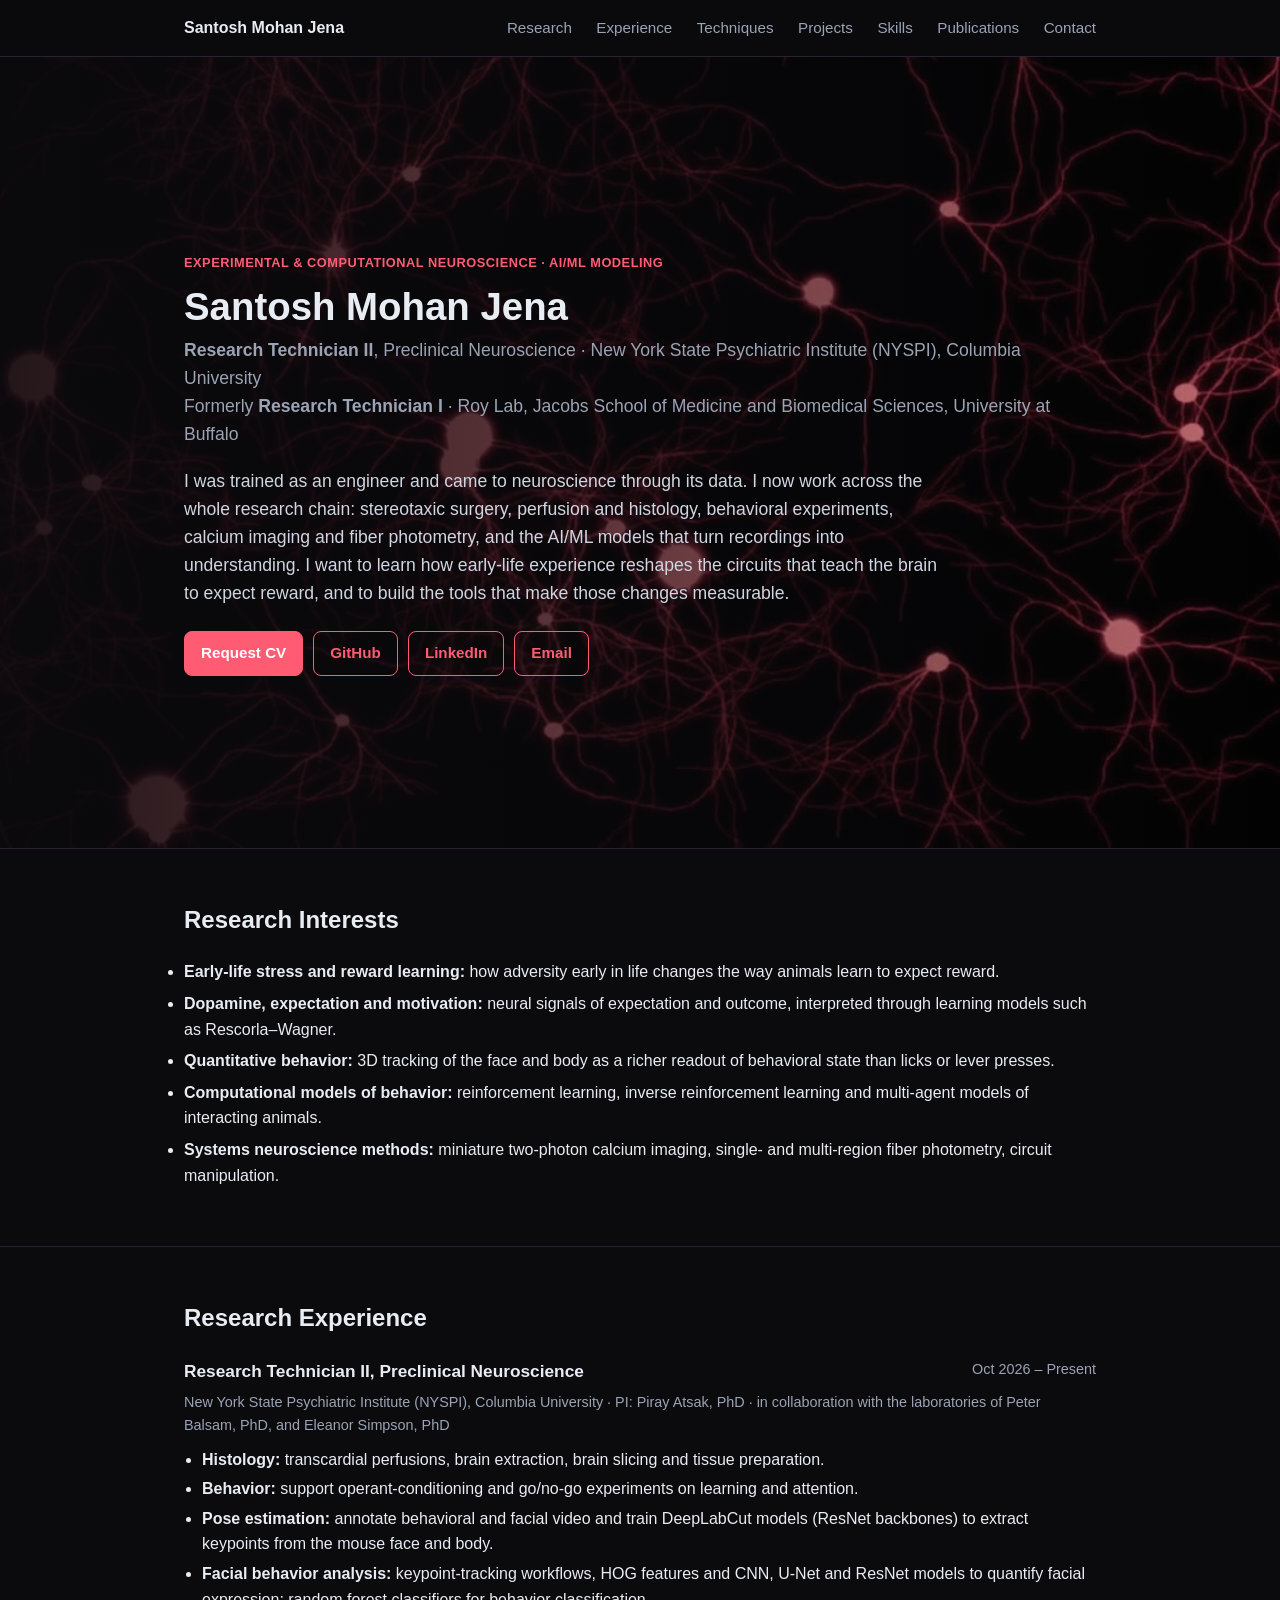
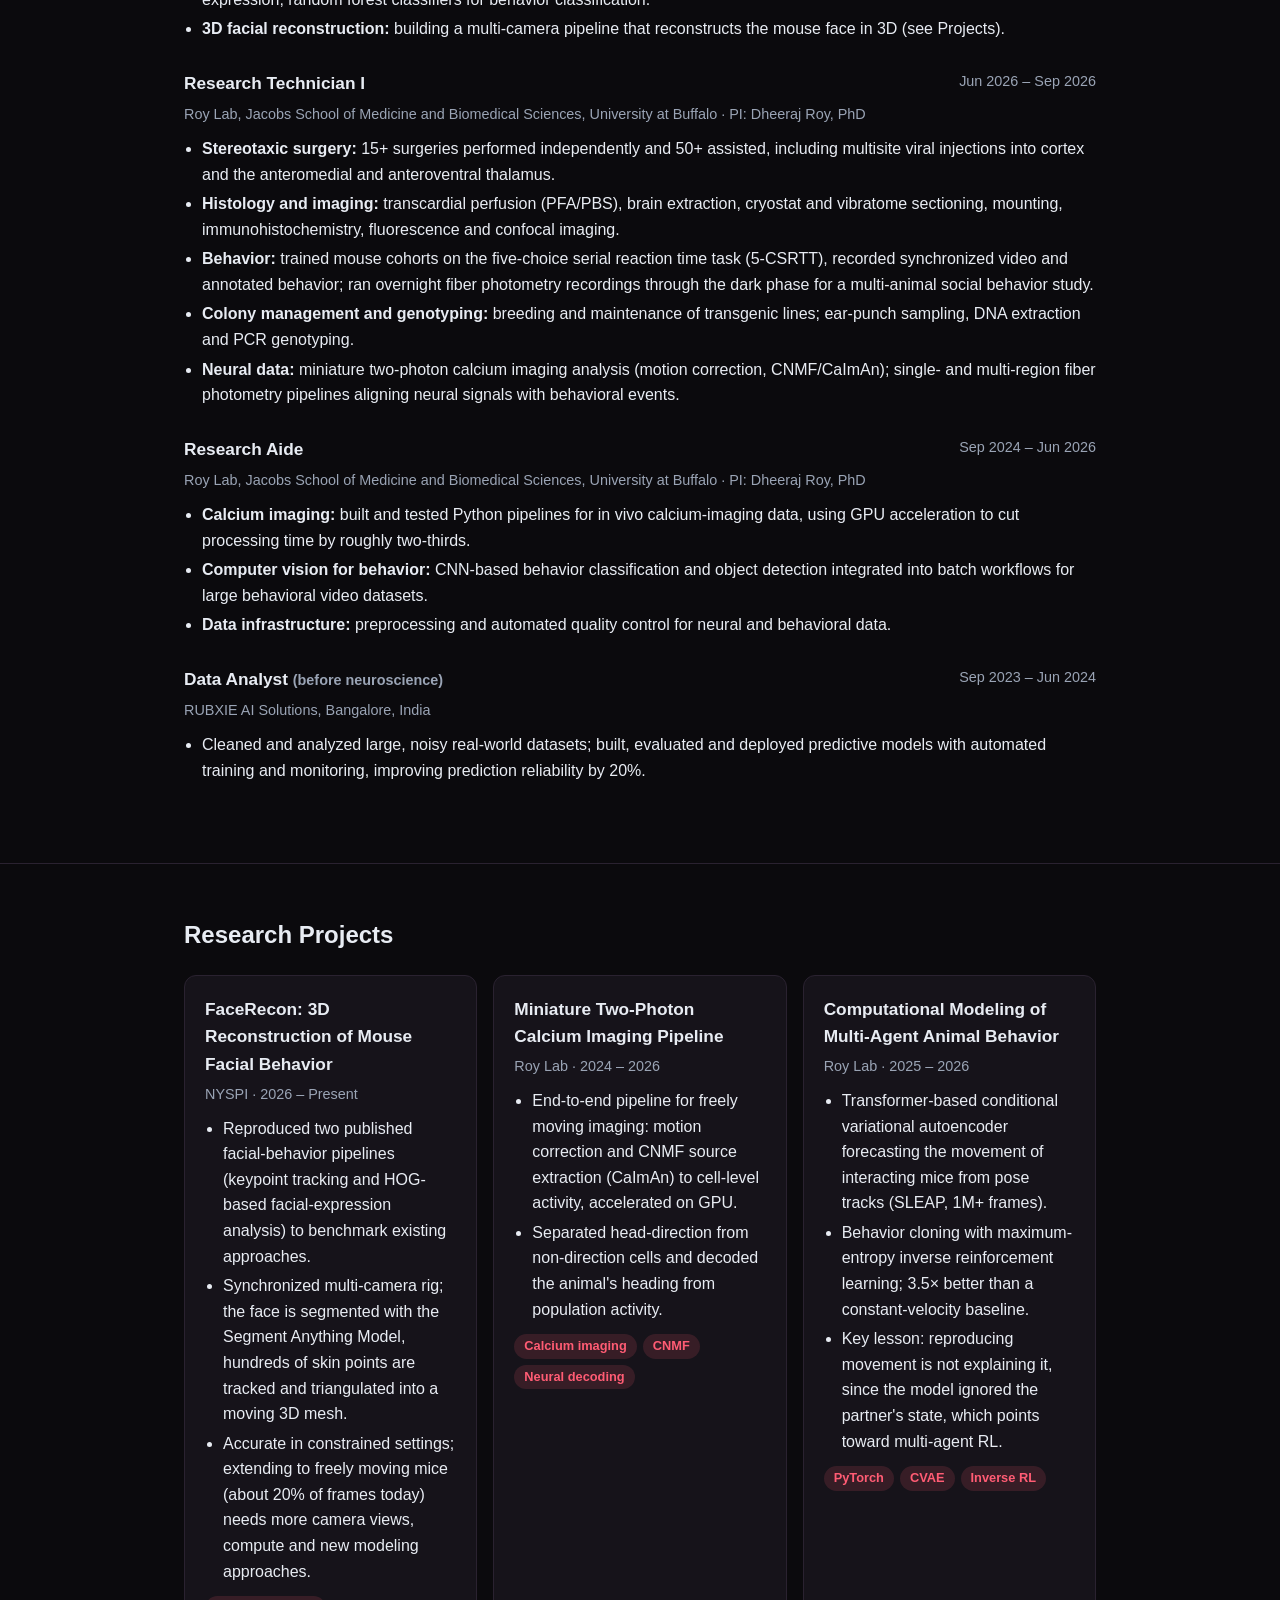
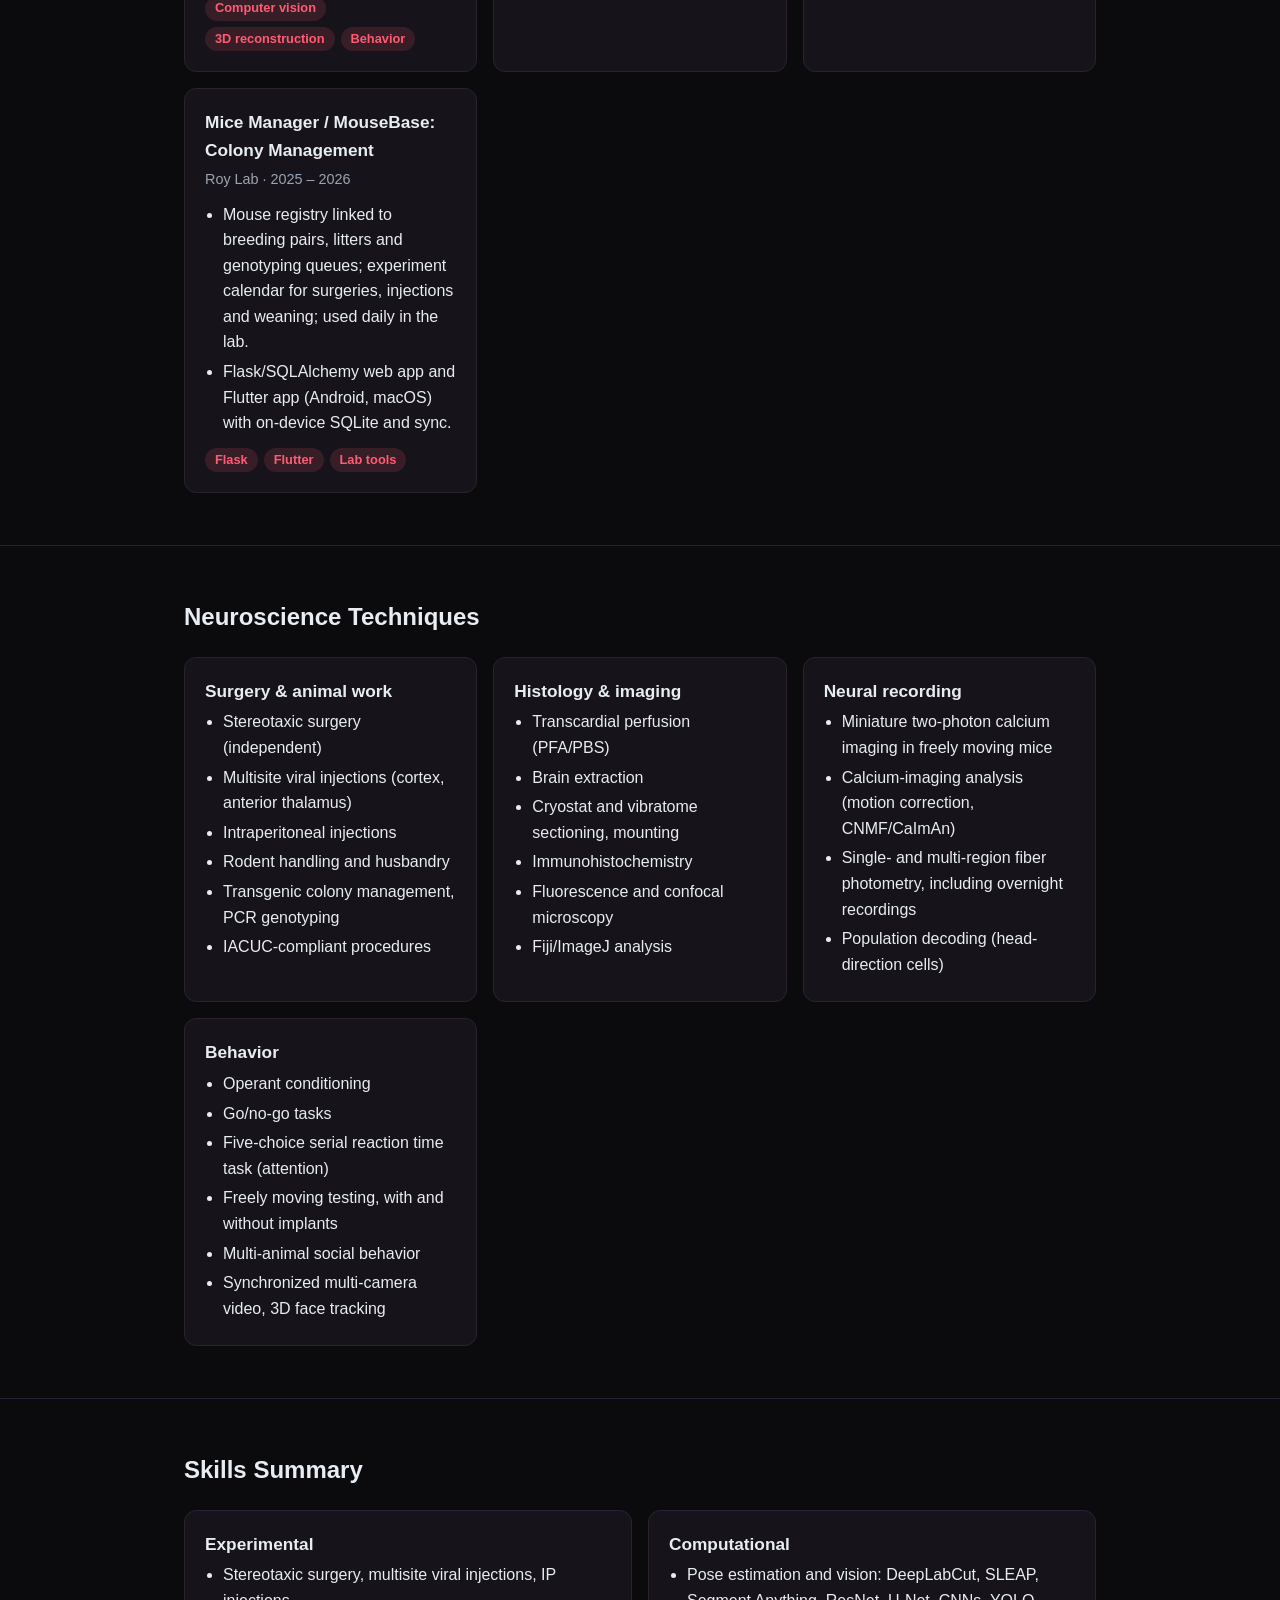
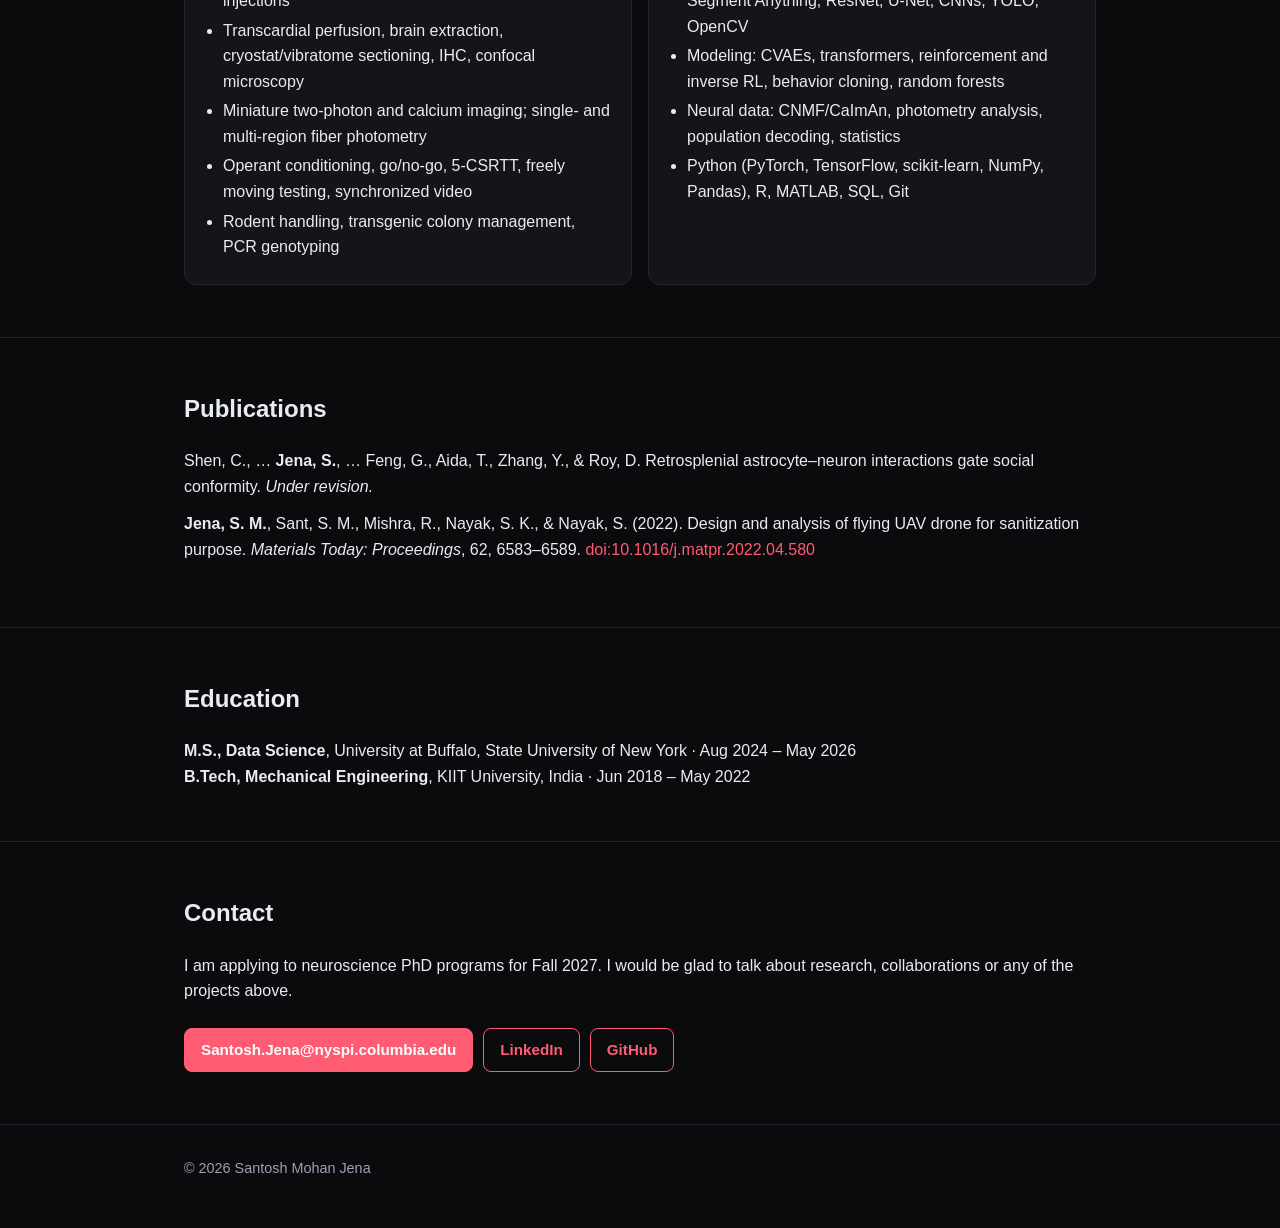
<file: index.html>
<!DOCTYPE html>
<html lang="en">
<head>
  <meta charset="utf-8" />
  <meta name="viewport" content="width=device-width, initial-scale=1" />
  <title>Santosh Mohan Jena | Experimental &amp; Computational Neuroscience</title>
  <meta name="description" content="Santosh Mohan Jena, Research Technician II at NYSPI, Columbia University. Experimental and computational neuroscience: early-life stress, reward learning, dopamine, 3D facial behavior and AI/ML models of behavior." />
  <style>
    :root { --ink:#e8ecf3; --muted:#9aa4b5; --line:#2a2230; --bg:#0b0a0d; --card:#16131a; --accent:#ff5c74; --accent-soft:rgba(255,92,116,.14); }
    * { box-sizing:border-box; margin:0; padding:0; }
    html { scroll-behavior:smooth; }
    body { font-family:-apple-system,BlinkMacSystemFont,"Segoe UI",Inter,Helvetica,Arial,sans-serif; color:var(--ink); background:var(--bg); line-height:1.6; }
    a { color:var(--accent); text-decoration:none; }
    a:hover { text-decoration:underline; }
    .wrap { max-width:960px; margin:0 auto; padding:0 24px; }
    header.nav { position:sticky; top:0; background:rgba(11,10,13,.85); backdrop-filter:blur(6px); border-bottom:1px solid var(--line); z-index:10; }
    header.nav .wrap { display:flex; justify-content:space-between; align-items:center; height:56px; }
    header.nav .brand { font-weight:700; color:var(--ink); }
    header.nav nav a { margin-left:20px; color:var(--muted); font-size:.95rem; }
    .hero { position:relative; overflow:hidden; min-height:88vh; display:flex; align-items:center; border-bottom:1px solid var(--line); padding:96px 0 72px; }
    .hero video { position:absolute; inset:0; width:100%; height:100%; object-fit:cover; z-index:0; }
    .hero::after { content:""; position:absolute; inset:0; z-index:1; background:linear-gradient(90deg,rgba(11,10,13,.90) 0%,rgba(11,10,13,.65) 48%,rgba(11,10,13,.25) 100%); }
    .hero .wrap { position:relative; z-index:2; width:100%; }
    .hero p.lead, .hero .role { color:#cfd6e2; }
    .eyebrow { color:var(--accent); font-weight:600; letter-spacing:.04em; text-transform:uppercase; font-size:.8rem; }
    .hero h1 { font-size:2.4rem; line-height:1.2; margin:10px 0 6px; }
    .hero .role { font-size:1.1rem; color:var(--muted); margin-bottom:18px; }
    .hero p.lead { font-size:1.1rem; max-width:760px; }
    .btns { margin-top:24px; display:flex; flex-wrap:wrap; gap:10px; }
    .btn { display:inline-block; padding:9px 16px; border:1px solid var(--accent); border-radius:8px; font-weight:600; font-size:.95rem; }
    .btn.primary { background:var(--accent); color:#ffffff; }
    .btn:hover { text-decoration:none; opacity:.9; }
    section { padding:52px 0; border-bottom:1px solid var(--line); }
    section h2 { font-size:1.5rem; margin-bottom:20px; }
    .grid { display:grid; grid-template-columns:repeat(auto-fit,minmax(260px,1fr)); gap:16px; }
    .card { background:var(--card); border:1px solid var(--line); border-radius:12px; padding:20px; }
    .card h3 { font-size:1.08rem; margin-bottom:4px; }
    .meta { color:var(--muted); font-size:.9rem; margin-bottom:10px; }
    .card ul, .job ul { padding-left:18px; }
    .card li, .job li { margin:4px 0; }
    .tags { margin-top:12px; display:flex; flex-wrap:wrap; gap:6px; }
    .tag { background:var(--accent-soft); color:var(--accent); border-radius:999px; padding:2px 10px; font-size:.8rem; font-weight:600; }
    .job { margin-bottom:28px; }
    .job .top { display:flex; justify-content:space-between; flex-wrap:wrap; gap:8px; }
    .job h3 { font-size:1.08rem; }
    .interests li { margin:6px 0; }
    .pub { margin-bottom:12px; }
    footer { padding:32px 0 48px; color:var(--muted); font-size:.9rem; }
  </style>
</head>
<body>
  <header class="nav">
    <div class="wrap">
      <a class="brand" href="#top">Santosh Mohan Jena</a>
      <nav>
        <a href="#research">Research</a>
        <a href="#experience">Experience</a>
        <a href="#techniques">Techniques</a>
        <a href="#projects">Projects</a>
        <a href="#skills">Skills</a>
        <a href="#publications">Publications</a>
        <a href="#contact">Contact</a>
      </nav>
    </div>
  </header>

  <main id="top">
    <div class="hero">
      <video autoplay muted loop playsinline preload="auto" poster="assets/media/red_neurons_poster.jpg" aria-hidden="true"><source src="assets/media/red_neurons_loop.mp4" type="video/mp4"></video>
      <div class="wrap">
        <p class="eyebrow">Experimental &amp; Computational Neuroscience · AI/ML Modeling</p>
        <h1>Santosh Mohan Jena</h1>
        <p class="role"><strong>Research Technician II</strong>, Preclinical Neuroscience · New York State Psychiatric Institute (NYSPI), Columbia University<br/>Formerly <strong>Research Technician I</strong> · Roy Lab, Jacobs School of Medicine and Biomedical Sciences, University at Buffalo</p>
        <p class="lead">I was trained as an engineer and came to neuroscience through its data. I now work across the whole research chain: stereotaxic surgery, perfusion and histology, behavioral experiments, calcium imaging and fiber photometry, and the AI/ML models that turn recordings into understanding. I want to learn how early-life experience reshapes the circuits that teach the brain to expect reward, and to build the tools that make those changes measurable.</p>
        <div class="btns">
          <a class="btn primary" href="mailto:Santosh.Jena@nyspi.columbia.edu?subject=CV%20request">Request CV</a>
          <a class="btn" href="https://github.com/Santoshmohan30/">GitHub</a>
          <a class="btn" href="https://www.linkedin.com/in/santosh-mohan/">LinkedIn</a>
          <a class="btn" href="mailto:Santosh.Jena@nyspi.columbia.edu">Email</a>
        </div>
      </div>
    </div>

    <section id="research">
      <div class="wrap">
        <h2>Research Interests</h2>
        <ul class="interests">
          <li><strong>Early-life stress and reward learning:</strong> how adversity early in life changes the way animals learn to expect reward.</li>
          <li><strong>Dopamine, expectation and motivation:</strong> neural signals of expectation and outcome, interpreted through learning models such as Rescorla–Wagner.</li>
          <li><strong>Quantitative behavior:</strong> 3D tracking of the face and body as a richer readout of behavioral state than licks or lever presses.</li>
          <li><strong>Computational models of behavior:</strong> reinforcement learning, inverse reinforcement learning and multi-agent models of interacting animals.</li>
          <li><strong>Systems neuroscience methods:</strong> miniature two-photon calcium imaging, single- and multi-region fiber photometry, circuit manipulation.</li>
        </ul>
      </div>
    </section>

    <section id="experience">
      <div class="wrap">
        <h2>Research Experience</h2>

        <div class="job">
          <div class="top"><h3>Research Technician II, Preclinical Neuroscience</h3><span class="meta">Oct 2026 – Present</span></div>
          <p class="meta">New York State Psychiatric Institute (NYSPI), Columbia University · PI: Piray Atsak, PhD · in collaboration with the laboratories of Peter Balsam, PhD, and Eleanor Simpson, PhD</p>
          <ul>
            <li><strong>Histology:</strong> transcardial perfusions, brain extraction, brain slicing and tissue preparation.</li>
            <li><strong>Behavior:</strong> support operant-conditioning and go/no-go experiments on learning and attention.</li>
            <li><strong>Pose estimation:</strong> annotate behavioral and facial video and train DeepLabCut models (ResNet backbones) to extract keypoints from the mouse face and body.</li>
            <li><strong>Facial behavior analysis:</strong> keypoint-tracking workflows, HOG features and CNN, U-Net and ResNet models to quantify facial expression; random forest classifiers for behavior classification.</li>
            <li><strong>3D facial reconstruction:</strong> building a multi-camera pipeline that reconstructs the mouse face in 3D (see Projects).</li>
          </ul>
        </div>

        <div class="job">
          <div class="top"><h3>Research Technician I</h3><span class="meta">Jun 2026 – Sep 2026</span></div>
          <p class="meta">Roy Lab, Jacobs School of Medicine and Biomedical Sciences, University at Buffalo · PI: Dheeraj Roy, PhD</p>
          <ul>
            <li><strong>Stereotaxic surgery:</strong> 15+ surgeries performed independently and 50+ assisted, including multisite viral injections into cortex and the anteromedial and anteroventral thalamus.</li>
            <li><strong>Histology and imaging:</strong> transcardial perfusion (PFA/PBS), brain extraction, cryostat and vibratome sectioning, mounting, immunohistochemistry, fluorescence and confocal imaging.</li>
            <li><strong>Behavior:</strong> trained mouse cohorts on the five-choice serial reaction time task (5-CSRTT), recorded synchronized video and annotated behavior; ran overnight fiber photometry recordings through the dark phase for a multi-animal social behavior study.</li>
            <li><strong>Colony management and genotyping:</strong> breeding and maintenance of transgenic lines; ear-punch sampling, DNA extraction and PCR genotyping.</li>
            <li><strong>Neural data:</strong> miniature two-photon calcium imaging analysis (motion correction, CNMF/CaImAn); single- and multi-region fiber photometry pipelines aligning neural signals with behavioral events.</li>
          </ul>
        </div>

        <div class="job">
          <div class="top"><h3>Research Aide</h3><span class="meta">Sep 2024 – Jun 2026</span></div>
          <p class="meta">Roy Lab, Jacobs School of Medicine and Biomedical Sciences, University at Buffalo · PI: Dheeraj Roy, PhD</p>
          <ul>
            <li><strong>Calcium imaging:</strong> built and tested Python pipelines for in vivo calcium-imaging data, using GPU acceleration to cut processing time by roughly two-thirds.</li>
            <li><strong>Computer vision for behavior:</strong> CNN-based behavior classification and object detection integrated into batch workflows for large behavioral video datasets.</li>
            <li><strong>Data infrastructure:</strong> preprocessing and automated quality control for neural and behavioral data.</li>
          </ul>
        </div>

        <div class="job">
          <div class="top"><h3>Data Analyst <span class="meta">(before neuroscience)</span></h3><span class="meta">Sep 2023 – Jun 2024</span></div>
          <p class="meta">RUBXIE AI Solutions, Bangalore, India</p>
          <ul>
            <li>Cleaned and analyzed large, noisy real-world datasets; built, evaluated and deployed predictive models with automated training and monitoring, improving prediction reliability by 20%.</li>
          </ul>
        </div>
      </div>
    </section>

    <section id="projects">
      <div class="wrap">
        <h2>Research Projects</h2>
        <div class="grid">
          <div class="card">
            <h3>FaceRecon: 3D Reconstruction of Mouse Facial Behavior</h3>
            <p class="meta">NYSPI · 2026 – Present</p>
            <ul>
              <li>Reproduced two published facial-behavior pipelines (keypoint tracking and HOG-based facial-expression analysis) to benchmark existing approaches.</li>
              <li>Synchronized multi-camera rig; the face is segmented with the Segment Anything Model, hundreds of skin points are tracked and triangulated into a moving 3D mesh.</li>
              <li>Accurate in constrained settings; extending to freely moving mice (about 20% of frames today) needs more camera views, compute and new modeling approaches.</li>
            </ul>
            <div class="tags"><span class="tag">Computer vision</span><span class="tag">3D reconstruction</span><span class="tag">Behavior</span></div>
          </div>
          <div class="card">
            <h3>Miniature Two-Photon Calcium Imaging Pipeline</h3>
            <p class="meta">Roy Lab · 2024 – 2026</p>
            <ul>
              <li>End-to-end pipeline for freely moving imaging: motion correction and CNMF source extraction (CaImAn) to cell-level activity, accelerated on GPU.</li>
              <li>Separated head-direction from non-direction cells and decoded the animal's heading from population activity.</li>
            </ul>
            <div class="tags"><span class="tag">Calcium imaging</span><span class="tag">CNMF</span><span class="tag">Neural decoding</span></div>
          </div>
          <div class="card">
            <h3>Computational Modeling of Multi-Agent Animal Behavior</h3>
            <p class="meta">Roy Lab · 2025 – 2026</p>
            <ul>
              <li>Transformer-based conditional variational autoencoder forecasting the movement of interacting mice from pose tracks (SLEAP, 1M+ frames).</li>
              <li>Behavior cloning with maximum-entropy inverse reinforcement learning; 3.5× better than a constant-velocity baseline.</li>
              <li>Key lesson: reproducing movement is not explaining it, since the model ignored the partner's state, which points toward multi-agent RL.</li>
            </ul>
            <div class="tags"><span class="tag">PyTorch</span><span class="tag">CVAE</span><span class="tag">Inverse RL</span></div>
          </div>
          <div class="card">
            <h3>Mice Manager / MouseBase: Colony Management</h3>
            <p class="meta">Roy Lab · 2025 – 2026</p>
            <ul>
              <li>Mouse registry linked to breeding pairs, litters and genotyping queues; experiment calendar for surgeries, injections and weaning; used daily in the lab.</li>
              <li>Flask/SQLAlchemy web app and Flutter app (Android, macOS) with on-device SQLite and sync.</li>
            </ul>
            <div class="tags"><span class="tag">Flask</span><span class="tag">Flutter</span><span class="tag">Lab tools</span></div>
          </div>
        </div>
      </div>
    </section>

    <section id="techniques">
      <div class="wrap">
        <h2>Neuroscience Techniques</h2>
        <div class="grid">
          <div class="card"><h3>Surgery &amp; animal work</h3><ul>
            <li>Stereotaxic surgery (independent)</li><li>Multisite viral injections (cortex, anterior thalamus)</li><li>Intraperitoneal injections</li><li>Rodent handling and husbandry</li><li>Transgenic colony management, PCR genotyping</li><li>IACUC-compliant procedures</li></ul></div>
          <div class="card"><h3>Histology &amp; imaging</h3><ul>
            <li>Transcardial perfusion (PFA/PBS)</li><li>Brain extraction</li><li>Cryostat and vibratome sectioning, mounting</li><li>Immunohistochemistry</li><li>Fluorescence and confocal microscopy</li><li>Fiji/ImageJ analysis</li></ul></div>
          <div class="card"><h3>Neural recording</h3><ul>
            <li>Miniature two-photon calcium imaging in freely moving mice</li><li>Calcium-imaging analysis (motion correction, CNMF/CaImAn)</li><li>Single- and multi-region fiber photometry, including overnight recordings</li><li>Population decoding (head-direction cells)</li></ul></div>
          <div class="card"><h3>Behavior</h3><ul>
            <li>Operant conditioning</li><li>Go/no-go tasks</li><li>Five-choice serial reaction time task (attention)</li><li>Freely moving testing, with and without implants</li><li>Multi-animal social behavior</li><li>Synchronized multi-camera video, 3D face tracking</li></ul></div>
        </div>
      </div>
    </section>

    <section id="skills">
      <div class="wrap">
        <h2>Skills Summary</h2>
        <div class="grid">
          <div class="card">
            <h3>Experimental</h3>
            <ul>
              <li>Stereotaxic surgery, multisite viral injections, IP injections</li>
              <li>Transcardial perfusion, brain extraction, cryostat/vibratome sectioning, IHC, confocal microscopy</li>
              <li>Miniature two-photon and calcium imaging; single- and multi-region fiber photometry</li>
              <li>Operant conditioning, go/no-go, 5-CSRTT, freely moving testing, synchronized video</li>
              <li>Rodent handling, transgenic colony management, PCR genotyping</li>
            </ul>
          </div>
          <div class="card">
            <h3>Computational</h3>
            <ul>
              <li>Pose estimation and vision: DeepLabCut, SLEAP, Segment Anything, ResNet, U-Net, CNNs, YOLO, OpenCV</li>
              <li>Modeling: CVAEs, transformers, reinforcement and inverse RL, behavior cloning, random forests</li>
              <li>Neural data: CNMF/CaImAn, photometry analysis, population decoding, statistics</li>
              <li>Python (PyTorch, TensorFlow, scikit-learn, NumPy, Pandas), R, MATLAB, SQL, Git</li>
            </ul>
          </div>
        </div>
      </div>
    </section>

    <section id="publications">
      <div class="wrap">
        <h2>Publications</h2>
        <p class="pub">Shen, C., … <strong>Jena, S.</strong>, … Feng, G., Aida, T., Zhang, Y., &amp; Roy, D. Retrosplenial astrocyte–neuron interactions gate social conformity. <em>Under revision.</em></p>
        <p class="pub"><strong>Jena, S. M.</strong>, Sant, S. M., Mishra, R., Nayak, S. K., &amp; Nayak, S. (2022). Design and analysis of flying UAV drone for sanitization purpose. <em>Materials Today: Proceedings</em>, 62, 6583–6589. <a href="https://doi.org/10.1016/j.matpr.2022.04.580">doi:10.1016/j.matpr.2022.04.580</a></p>
      </div>
    </section>

    <section id="education">
      <div class="wrap">
        <h2>Education</h2>
        <p><strong>M.S., Data Science</strong>, University at Buffalo, State University of New York · Aug 2024 – May 2026</p>
        <p><strong>B.Tech, Mechanical Engineering</strong>, KIIT University, India · Jun 2018 – May 2022</p>
      </div>
    </section>

    <section id="contact">
      <div class="wrap">
        <h2>Contact</h2>
        <p>I am applying to neuroscience PhD programs for Fall 2027. I would be glad to talk about research, collaborations or any of the projects above.</p>
        <div class="btns">
          <a class="btn primary" href="mailto:Santosh.Jena@nyspi.columbia.edu">Santosh.Jena@nyspi.columbia.edu</a>
          <a class="btn" href="https://www.linkedin.com/in/santosh-mohan/">LinkedIn</a>
          <a class="btn" href="https://github.com/Santoshmohan30/">GitHub</a>
        </div>
      </div>
    </section>
  </main>

  <footer><div class="wrap">© <span id="yr">2026</span> Santosh Mohan Jena</div></footer>
  <script>document.getElementById('yr').textContent=new Date().getFullYear();</script>
</body>
</html>
</file>
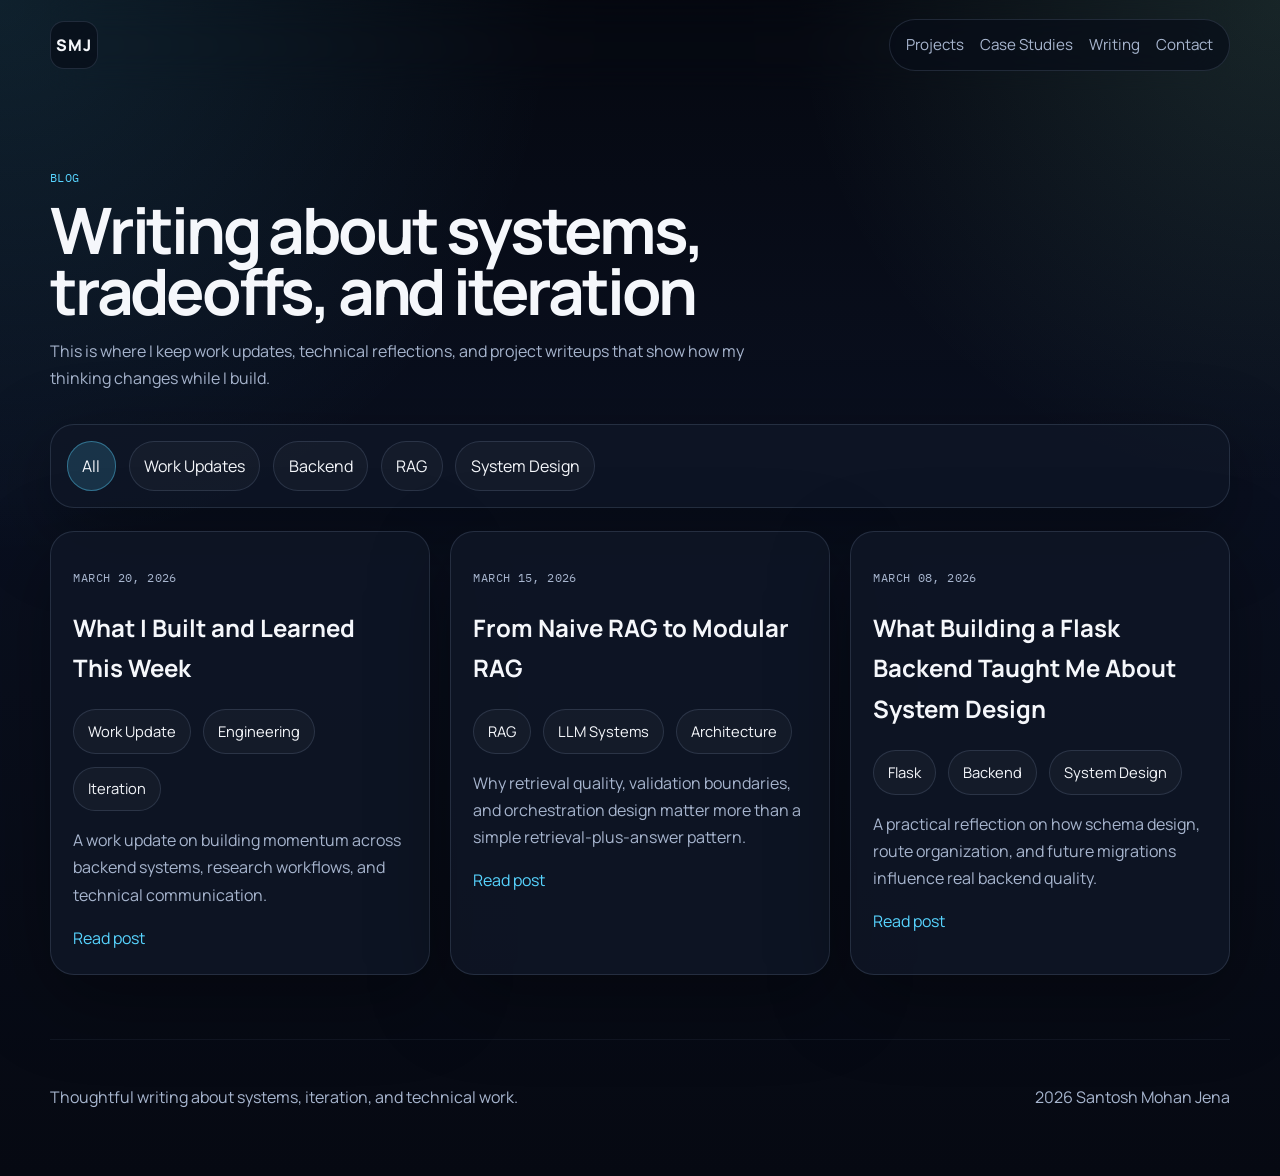
<file: blog/index.html>
<!DOCTYPE html>
<html lang="en">
  <head>
    <meta charset="UTF-8" />
    <meta name="viewport" content="width=device-width, initial-scale=1.0" />
    <title>Blog | Santosh Mohan Jena</title>
    <meta
      name="description"
      content="Technical writing from Santosh Mohan Jena on AI systems, backend engineering, computational pipelines, and work updates."
    />
    <meta name="theme-color" content="#090f1d" />
    <link rel="preconnect" href="https://fonts.googleapis.com" />
    <link rel="preconnect" href="https://fonts.gstatic.com" crossorigin />
    <link
      href="https://fonts.googleapis.com/css2?family=Manrope:wght@400;500;600;700;800&family=IBM+Plex+Mono:wght@400;500&display=swap"
      rel="stylesheet"
    />
    <link rel="stylesheet" href="../assets/css/styles.css" />
  </head>
  <body>
    <div class="site-shell">
      <header class="topbar">
        <a class="brand" href="../index.html">SMJ</a>
        <nav class="nav">
          <a href="../index.html#projects">Projects</a>
          <a href="../index.html#case-studies">Case Studies</a>
          <a href="../index.html#writing-workflow">Writing</a>
          <a href="../index.html#contact">Contact</a>
        </nav>
      </header>

      <main class="section">
        <div class="section-heading reveal">
          <p class="eyebrow">Blog</p>
          <h1>Writing about systems, tradeoffs, and iteration</h1>
          <p>
            This is where I keep work updates, technical reflections, and project writeups that show how my
            thinking changes while I build.
          </p>
        </div>

        <section class="filter-panel reveal">
          <button class="filter-button active" data-filter="all">All</button>
          <button class="filter-button" data-filter="weekly-log">Work Updates</button>
          <button class="filter-button" data-filter="backend">Backend</button>
          <button class="filter-button" data-filter="rag">RAG</button>
          <button class="filter-button" data-filter="system-design">System Design</button>
        </section>

        <section
          class="blog-grid blog-grid-large"
          data-blog-list
          data-basepath="../"
          data-heading="h2"
          data-link-label="Read post"
        ></section>

      </main>

      <footer class="footer">
        <p>Thoughtful writing about systems, iteration, and technical work.</p>
        <p><span id="year"></span> Santosh Mohan Jena</p>
      </footer>
    </div>

    <script src="../assets/js/blog-data.js"></script>
    <script src="../assets/js/script.js"></script>
  </body>
</html>
</file>
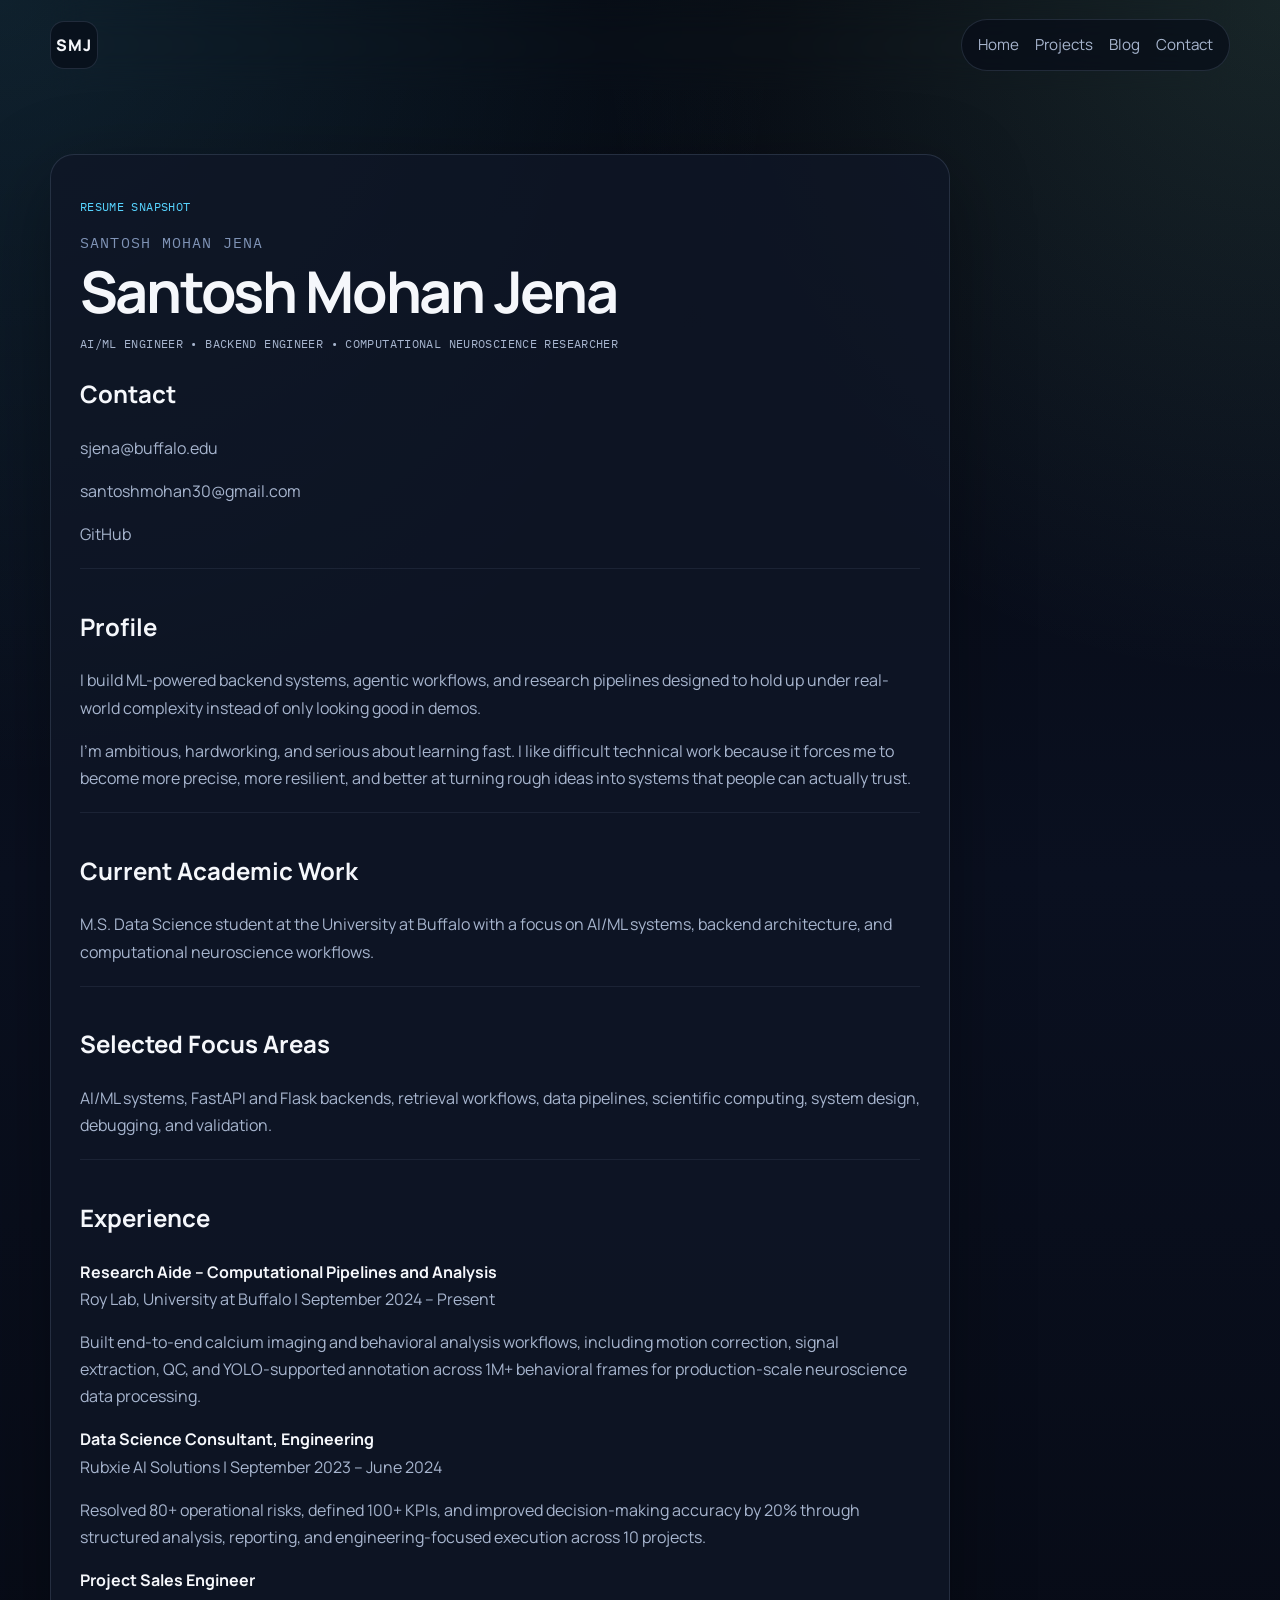
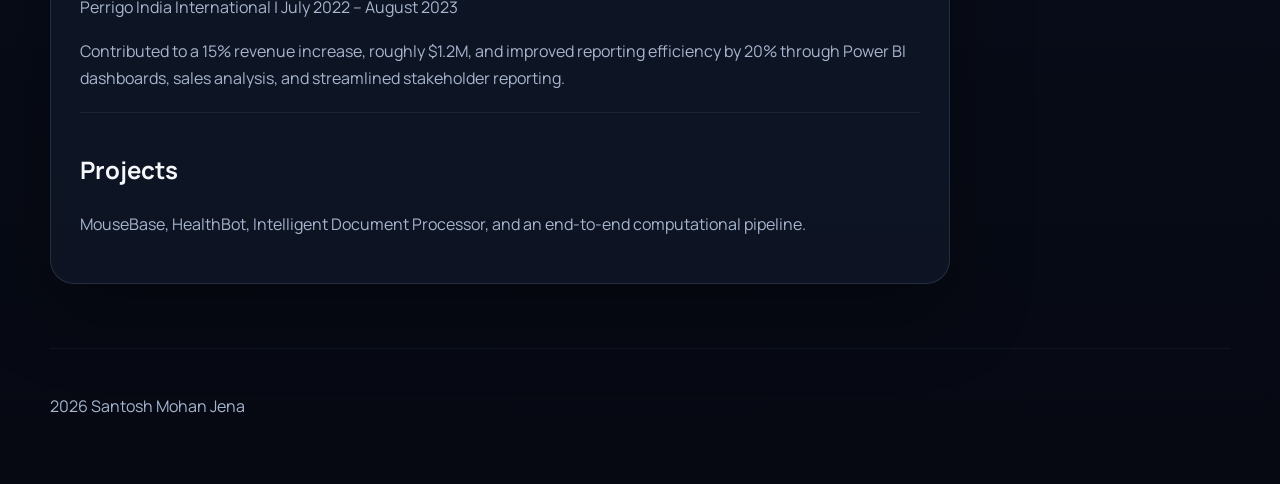
<file: resume.html>
<!DOCTYPE html>
<html lang="en">
  <head>
    <meta charset="UTF-8" />
    <meta name="viewport" content="width=device-width, initial-scale=1.0" />
    <title>Resume | Santosh Mohan Jena</title>
    <meta
      name="description"
      content="Resume snapshot for Santosh Mohan Jena, AI/ML engineer, backend engineer, and computational neuroscience researcher."
    />
    <link rel="preconnect" href="https://fonts.googleapis.com" />
    <link rel="preconnect" href="https://fonts.gstatic.com" crossorigin />
    <link
      href="https://fonts.googleapis.com/css2?family=Manrope:wght@400;500;600;700;800&family=IBM+Plex+Mono:wght@400;500&display=swap"
      rel="stylesheet"
    />
    <link rel="stylesheet" href="assets/css/styles.css" />
  </head>
  <body>
    <div class="site-shell">
      <header class="topbar">
        <a class="brand" href="index.html">SMJ</a>
        <nav class="nav">
          <a href="index.html">Home</a>
          <a href="index.html#projects">Projects</a>
          <a href="blog/index.html">Blog</a>
          <a href="index.html#contact">Contact</a>
        </nav>
      </header>

      <main class="post-layout section">
        <article class="post reveal">
          <p class="eyebrow">Resume Snapshot</p>
          <p class="hero-legal-name">Santosh Mohan Jena</p>
          <h1>Santosh Mohan Jena</h1>
          <p class="post-meta">AI/ML Engineer • Backend Engineer • Computational Neuroscience Researcher</p>

          <section>
            <h2>Contact</h2>
            <p><a href="mailto:sjena@buffalo.edu">sjena@buffalo.edu</a></p>
            <p><a href="mailto:santoshmohan30@gmail.com">santoshmohan30@gmail.com</a></p>
            <p><a href="https://github.com/Santoshmohan30" target="_blank" rel="noreferrer">GitHub</a></p>
          </section>

          <section>
            <h2>Profile</h2>
            <p>
              I build ML-powered backend systems, agentic workflows, and research pipelines
              designed to hold up under real-world complexity instead of only looking good in demos.
            </p>
            <p>
              I’m ambitious, hardworking, and serious about learning fast. I like difficult technical work
              because it forces me to become more precise, more resilient, and better at turning rough ideas into
              systems that people can actually trust.
            </p>
          </section>

          <section>
            <h2>Current Academic Work</h2>
            <p>
              M.S. Data Science student at the University at Buffalo with a focus on AI/ML systems, backend
              architecture, and computational neuroscience workflows.
            </p>
          </section>

          <section>
            <h2>Selected Focus Areas</h2>
            <p>
              AI/ML systems, FastAPI and Flask backends, retrieval workflows, data pipelines, scientific
              computing, system design, debugging, and validation.
            </p>
          </section>

          <section>
            <h2>Experience</h2>
            <p><strong>Research Aide – Computational Pipelines and Analysis</strong><br />Roy Lab, University at Buffalo | September 2024 – Present</p>
            <p>Built end-to-end calcium imaging and behavioral analysis workflows, including motion correction, signal extraction, QC, and YOLO-supported annotation across 1M+ behavioral frames for production-scale neuroscience data processing.</p>
            <p><strong>Data Science Consultant, Engineering</strong><br />Rubxie AI Solutions | September 2023 – June 2024</p>
            <p>Resolved 80+ operational risks, defined 100+ KPIs, and improved decision-making accuracy by 20% through structured analysis, reporting, and engineering-focused execution across 10 projects.</p>
            <p><strong>Project Sales Engineer</strong><br />Perrigo India International | July 2022 – August 2023</p>
            <p>Contributed to a 15% revenue increase, roughly $1.2M, and improved reporting efficiency by 20% through Power BI dashboards, sales analysis, and streamlined stakeholder reporting.</p>
          </section>

          <section>
            <h2>Projects</h2>
            <p>MouseBase, HealthBot, Intelligent Document Processor, and an end-to-end computational pipeline.</p>
          </section>
        </article>
      </main>

      <footer class="footer">
        <p><span id="year"></span> Santosh Mohan Jena</p>
      </footer>
    </div>

    <script src="assets/js/script.js"></script>
  </body>
</html>
</file>
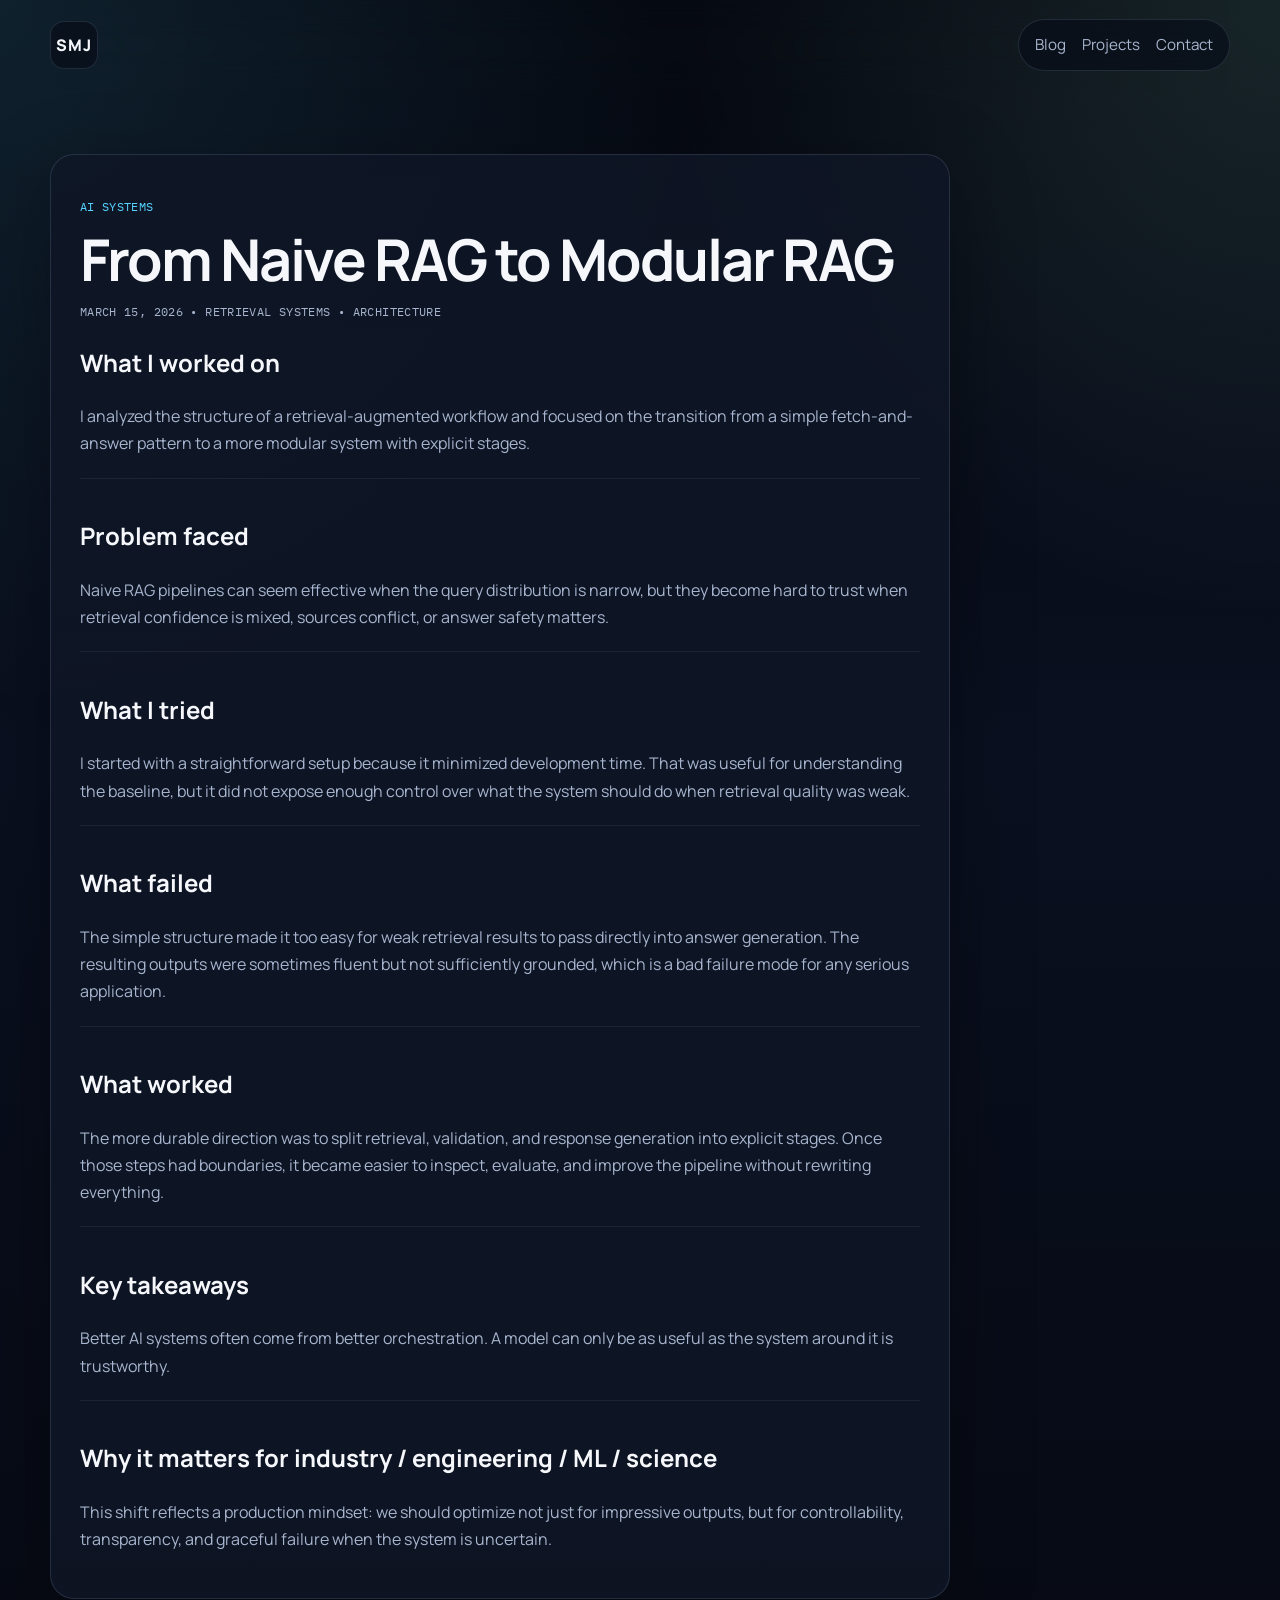
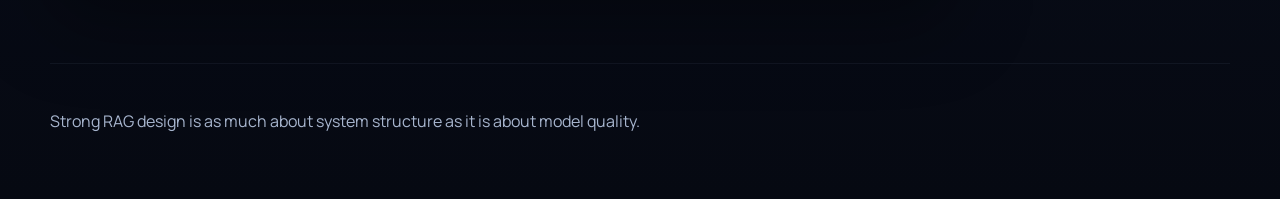
<file: posts/from-naive-rag-to-modular-rag.html>
<!DOCTYPE html>
<html lang="en">
  <head>
    <meta charset="UTF-8" />
    <meta name="viewport" content="width=device-width, initial-scale=1.0" />
    <title>From Naive RAG to Modular RAG | Sonny Jena</title>
    <meta
      name="description"
      content="A technical reflection on moving from a naive RAG pipeline to a modular agentic workflow with stronger validation and reliability."
    />
    <link rel="preconnect" href="https://fonts.googleapis.com" />
    <link rel="preconnect" href="https://fonts.gstatic.com" crossorigin />
    <link
      href="https://fonts.googleapis.com/css2?family=Manrope:wght@400;500;600;700;800&family=IBM+Plex+Mono:wght@400;500&display=swap"
      rel="stylesheet"
    />
    <link rel="stylesheet" href="../assets/css/styles.css" />
  </head>
  <body>
    <div class="site-shell">
      <header class="topbar">
        <a class="brand" href="../index.html">SMJ</a>
        <nav class="nav">
          <a href="../blog/index.html">Blog</a>
          <a href="../index.html#projects">Projects</a>
          <a href="../index.html#contact">Contact</a>
        </nav>
      </header>

      <main class="post-layout section">
        <article class="post reveal">
          <p class="eyebrow">AI Systems</p>
          <h1>From Naive RAG to Modular RAG</h1>
          <p class="post-meta">March 15, 2026 • Retrieval Systems • Architecture</p>

          <section>
            <h2>What I worked on</h2>
            <p>
              I analyzed the structure of a retrieval-augmented workflow and focused on the transition from a
              simple fetch-and-answer pattern to a more modular system with explicit stages.
            </p>
          </section>

          <section>
            <h2>Problem faced</h2>
            <p>
              Naive RAG pipelines can seem effective when the query distribution is narrow, but they become hard to
              trust when retrieval confidence is mixed, sources conflict, or answer safety matters.
            </p>
          </section>

          <section>
            <h2>What I tried</h2>
            <p>
              I started with a straightforward setup because it minimized development time. That was useful for
              understanding the baseline, but it did not expose enough control over what the system should do when
              retrieval quality was weak.
            </p>
          </section>

          <section>
            <h2>What failed</h2>
            <p>
              The simple structure made it too easy for weak retrieval results to pass directly into answer
              generation. The resulting outputs were sometimes fluent but not sufficiently grounded, which is a bad
              failure mode for any serious application.
            </p>
          </section>

          <section>
            <h2>What worked</h2>
            <p>
              The more durable direction was to split retrieval, validation, and response generation into explicit
              stages. Once those steps had boundaries, it became easier to inspect, evaluate, and improve the
              pipeline without rewriting everything.
            </p>
          </section>

          <section>
            <h2>Key takeaways</h2>
            <p>
              Better AI systems often come from better orchestration. A model can only be as useful as the system
              around it is trustworthy.
            </p>
          </section>

          <section>
            <h2>Why it matters for industry / engineering / ML / science</h2>
            <p>
              This shift reflects a production mindset: we should optimize not just for impressive outputs, but for
              controllability, transparency, and graceful failure when the system is uncertain.
            </p>
          </section>
        </article>
      </main>

      <footer class="footer">
        <p>Strong RAG design is as much about system structure as it is about model quality.</p>
      </footer>
    </div>
    <script src="../assets/js/script.js"></script>
  </body>
</html>
</file>
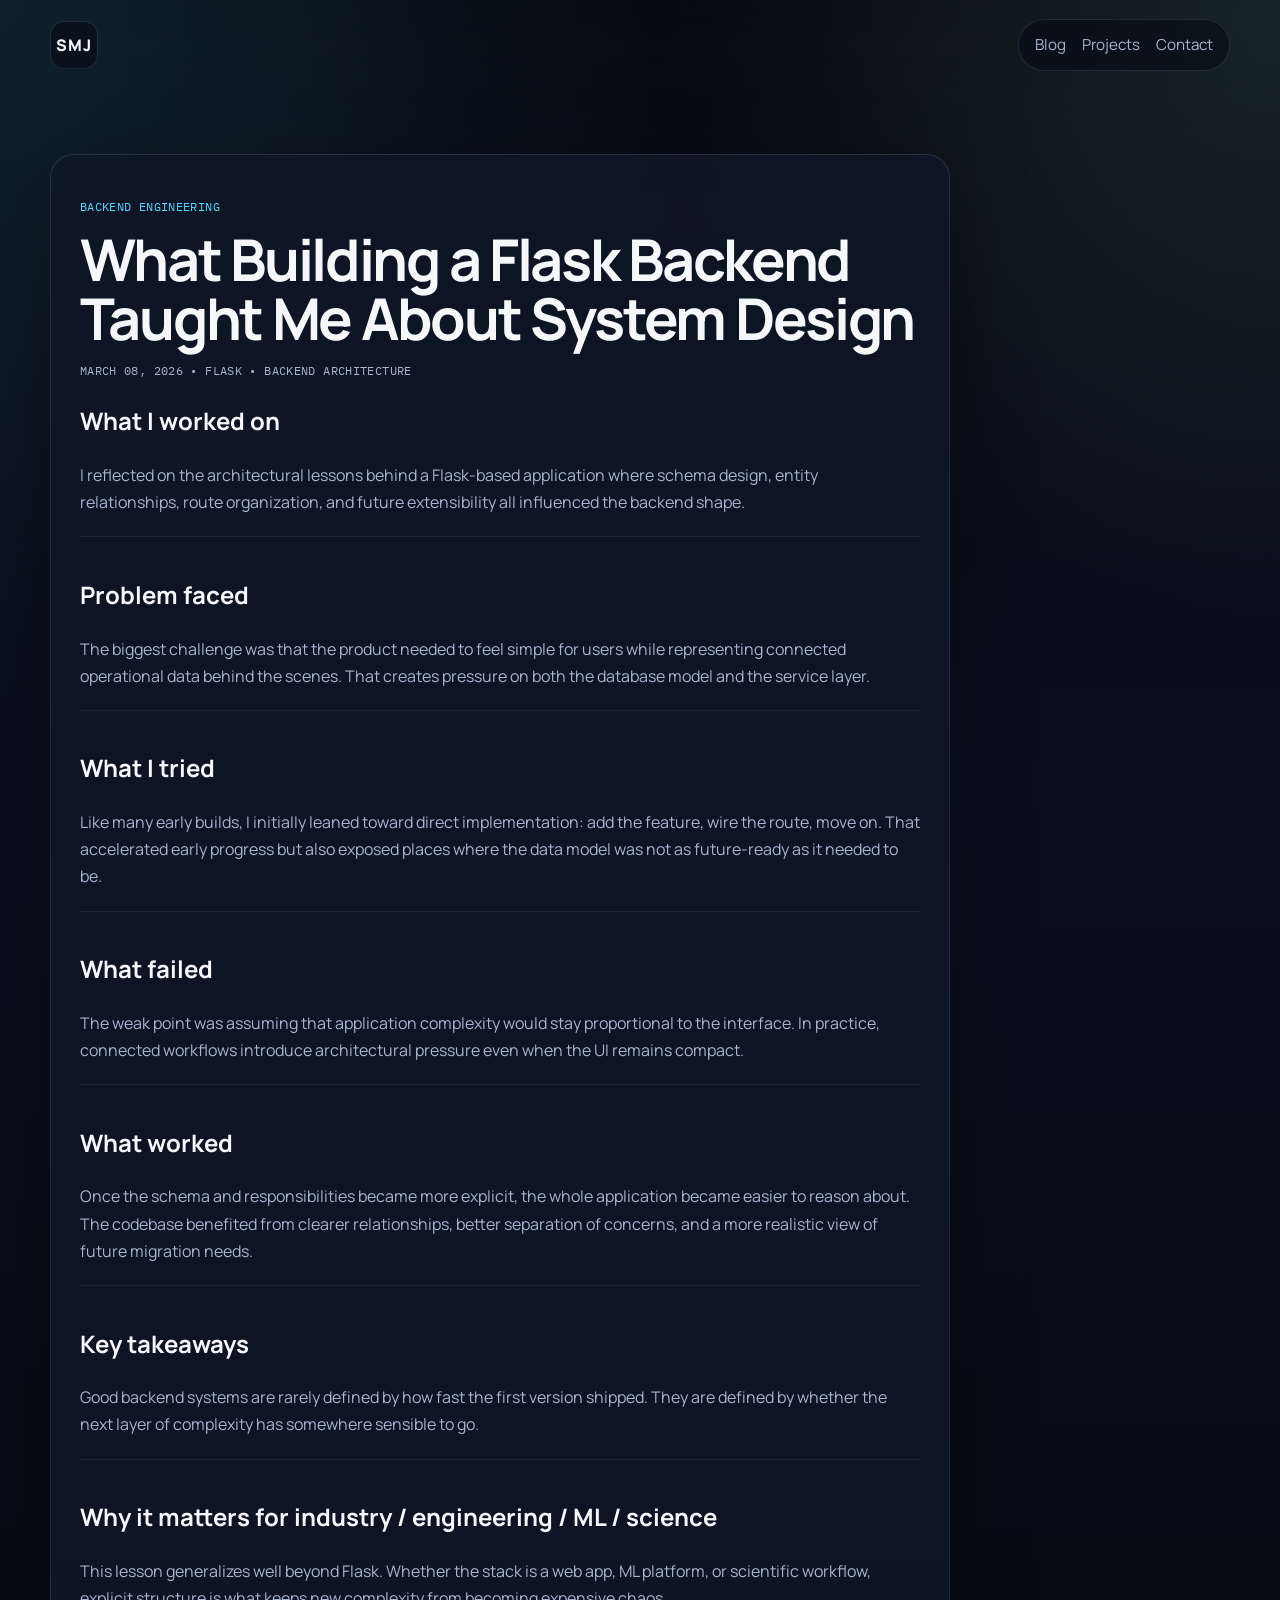
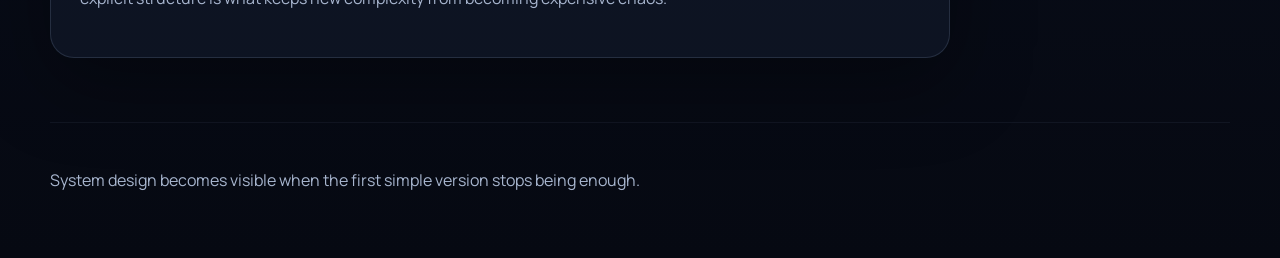
<file: posts/what-building-a-flask-backend-taught-me-about-system-design.html>
<!DOCTYPE html>
<html lang="en">
  <head>
    <meta charset="UTF-8" />
    <meta name="viewport" content="width=device-width, initial-scale=1.0" />
    <title>What Building a Flask Backend Taught Me About System Design | Sonny Jena</title>
    <meta
      name="description"
      content="Reflections on backend architecture, schema design, maintainability, and lessons from building with Flask."
    />
    <link rel="preconnect" href="https://fonts.googleapis.com" />
    <link rel="preconnect" href="https://fonts.gstatic.com" crossorigin />
    <link
      href="https://fonts.googleapis.com/css2?family=Manrope:wght@400;500;600;700;800&family=IBM+Plex+Mono:wght@400;500&display=swap"
      rel="stylesheet"
    />
    <link rel="stylesheet" href="../assets/css/styles.css" />
  </head>
  <body>
    <div class="site-shell">
      <header class="topbar">
        <a class="brand" href="../index.html">SMJ</a>
        <nav class="nav">
          <a href="../blog/index.html">Blog</a>
          <a href="../index.html#projects">Projects</a>
          <a href="../index.html#contact">Contact</a>
        </nav>
      </header>

      <main class="post-layout section">
        <article class="post reveal">
          <p class="eyebrow">Backend Engineering</p>
          <h1>What Building a Flask Backend Taught Me About System Design</h1>
          <p class="post-meta">March 08, 2026 • Flask • Backend Architecture</p>

          <section>
            <h2>What I worked on</h2>
            <p>
              I reflected on the architectural lessons behind a Flask-based application where schema design,
              entity relationships, route organization, and future extensibility all influenced the backend shape.
            </p>
          </section>

          <section>
            <h2>Problem faced</h2>
            <p>
              The biggest challenge was that the product needed to feel simple for users while representing
              connected operational data behind the scenes. That creates pressure on both the database model and
              the service layer.
            </p>
          </section>

          <section>
            <h2>What I tried</h2>
            <p>
              Like many early builds, I initially leaned toward direct implementation: add the feature, wire the
              route, move on. That accelerated early progress but also exposed places where the data model was not
              as future-ready as it needed to be.
            </p>
          </section>

          <section>
            <h2>What failed</h2>
            <p>
              The weak point was assuming that application complexity would stay proportional to the interface. In
              practice, connected workflows introduce architectural pressure even when the UI remains compact.
            </p>
          </section>

          <section>
            <h2>What worked</h2>
            <p>
              Once the schema and responsibilities became more explicit, the whole application became easier to
              reason about. The codebase benefited from clearer relationships, better separation of concerns, and a
              more realistic view of future migration needs.
            </p>
          </section>

          <section>
            <h2>Key takeaways</h2>
            <p>
              Good backend systems are rarely defined by how fast the first version shipped. They are defined by
              whether the next layer of complexity has somewhere sensible to go.
            </p>
          </section>

          <section>
            <h2>Why it matters for industry / engineering / ML / science</h2>
            <p>
              This lesson generalizes well beyond Flask. Whether the stack is a web app, ML platform, or
              scientific workflow, explicit structure is what keeps new complexity from becoming expensive chaos.
            </p>
          </section>
        </article>
      </main>

      <footer class="footer">
        <p>System design becomes visible when the first simple version stops being enough.</p>
      </footer>
    </div>
    <script src="../assets/js/script.js"></script>
  </body>
</html>
</file>
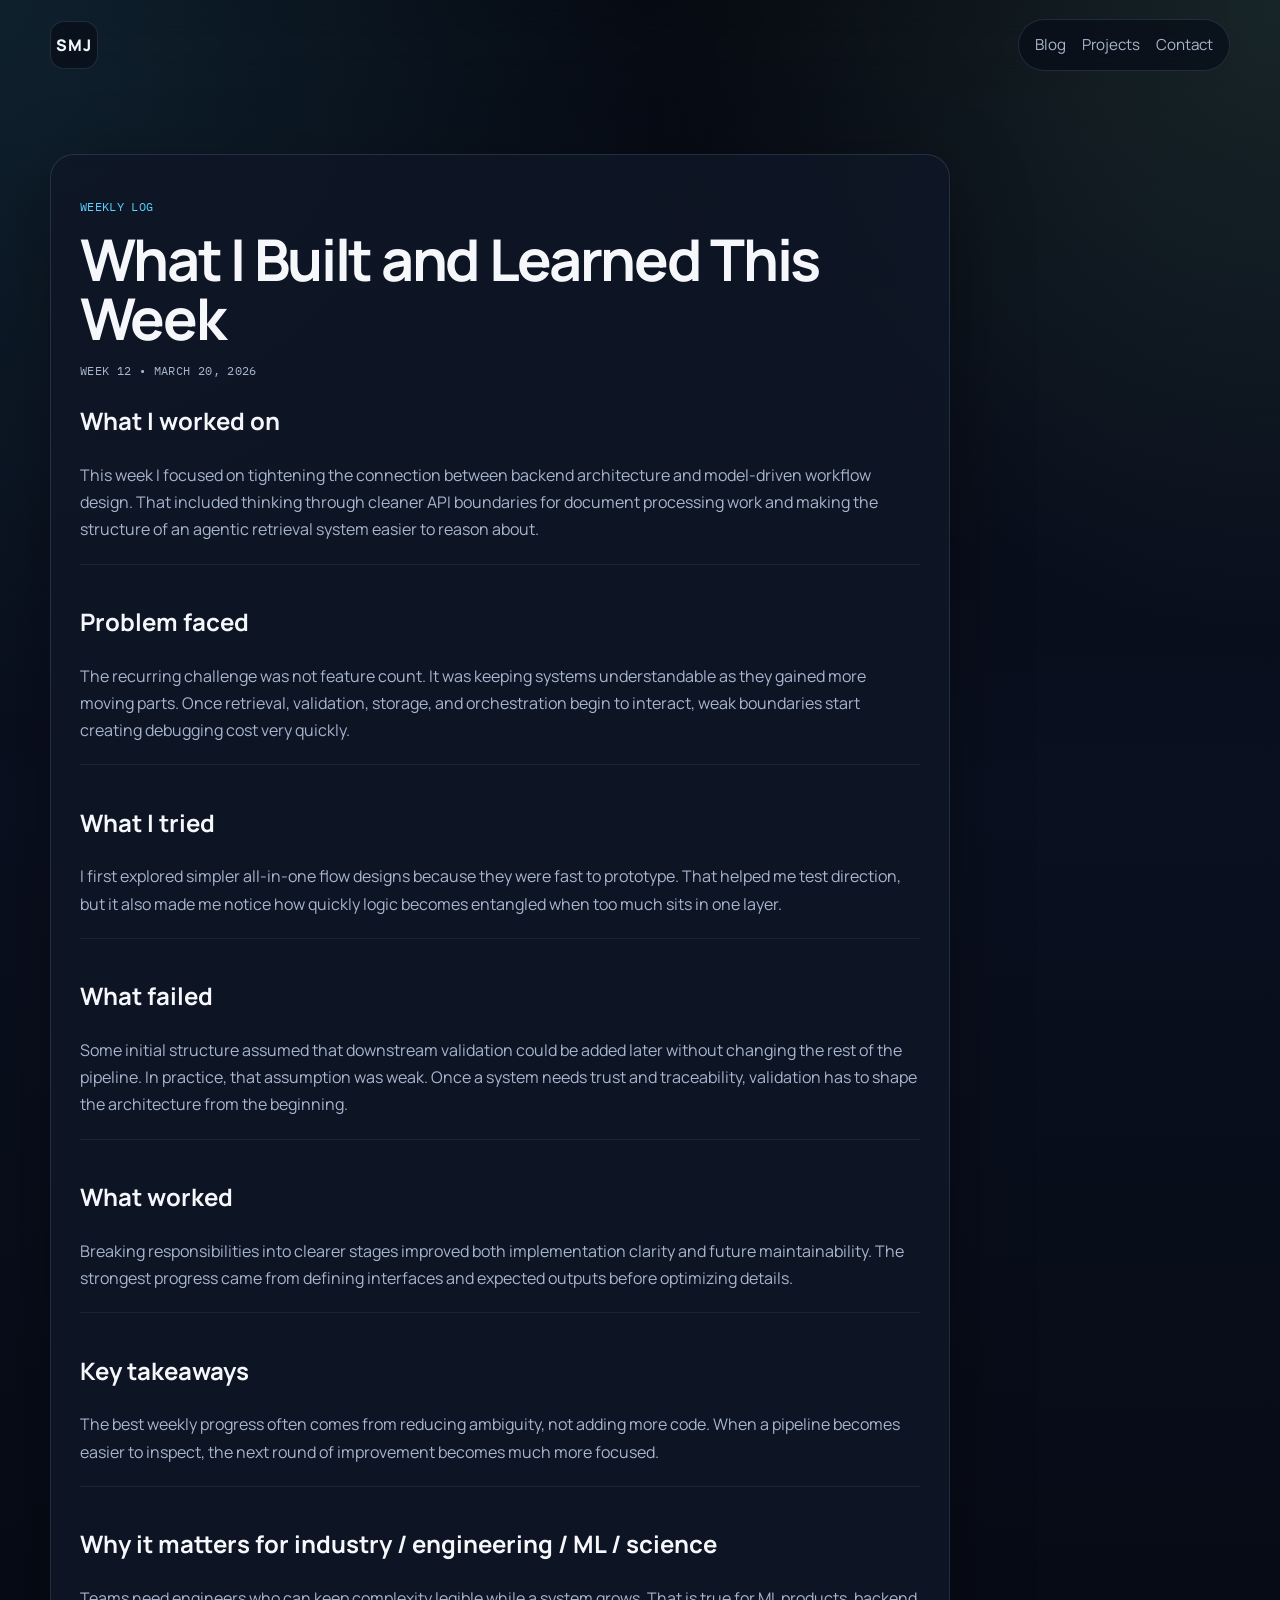
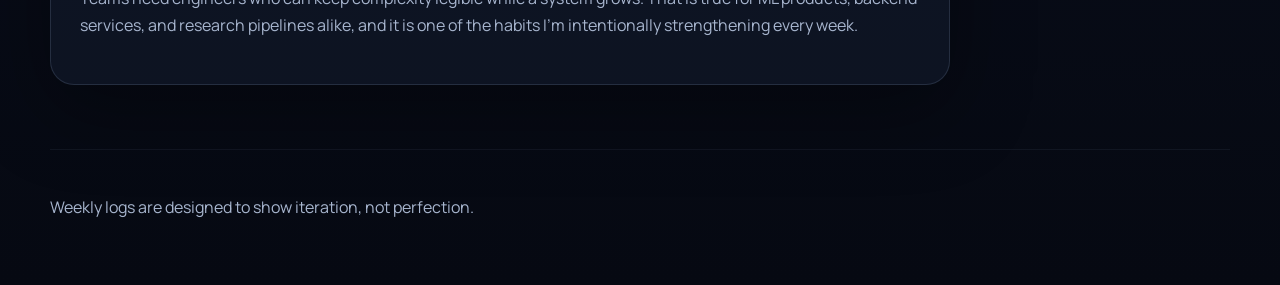
<file: posts/what-i-built-and-learned-this-week.html>
<!DOCTYPE html>
<html lang="en">
  <head>
    <meta charset="UTF-8" />
    <meta name="viewport" content="width=device-width, initial-scale=1.0" />
    <title>What I Built and Learned This Week | Sonny Jena</title>
    <meta
      name="description"
      content="Weekly engineering log from Sonny Jena covering backend systems, scientific workflows, iteration, and lessons learned."
    />
    <link rel="preconnect" href="https://fonts.googleapis.com" />
    <link rel="preconnect" href="https://fonts.gstatic.com" crossorigin />
    <link
      href="https://fonts.googleapis.com/css2?family=Manrope:wght@400;500;600;700;800&family=IBM+Plex+Mono:wght@400;500&display=swap"
      rel="stylesheet"
    />
    <link rel="stylesheet" href="../assets/css/styles.css" />
  </head>
  <body>
    <div class="site-shell">
      <header class="topbar">
        <a class="brand" href="../index.html">SMJ</a>
        <nav class="nav">
          <a href="../blog/index.html">Blog</a>
          <a href="../index.html#projects">Projects</a>
          <a href="../index.html#contact">Contact</a>
        </nav>
      </header>

      <main class="post-layout section">
        <article class="post reveal">
          <p class="eyebrow">Weekly Log</p>
          <h1>What I Built and Learned This Week</h1>
          <p class="post-meta">Week 12 • March 20, 2026</p>

          <section>
            <h2>What I worked on</h2>
            <p>
              This week I focused on tightening the connection between backend architecture and model-driven
              workflow design. That included thinking through cleaner API boundaries for document processing work
              and making the structure of an agentic retrieval system easier to reason about.
            </p>
          </section>

          <section>
            <h2>Problem faced</h2>
            <p>
              The recurring challenge was not feature count. It was keeping systems understandable as they gained
              more moving parts. Once retrieval, validation, storage, and orchestration begin to interact, weak
              boundaries start creating debugging cost very quickly.
            </p>
          </section>

          <section>
            <h2>What I tried</h2>
            <p>
              I first explored simpler all-in-one flow designs because they were fast to prototype. That helped
              me test direction, but it also made me notice how quickly logic becomes entangled when too much sits
              in one layer.
            </p>
          </section>

          <section>
            <h2>What failed</h2>
            <p>
              Some initial structure assumed that downstream validation could be added later without changing the
              rest of the pipeline. In practice, that assumption was weak. Once a system needs trust and
              traceability, validation has to shape the architecture from the beginning.
            </p>
          </section>

          <section>
            <h2>What worked</h2>
            <p>
              Breaking responsibilities into clearer stages improved both implementation clarity and future
              maintainability. The strongest progress came from defining interfaces and expected outputs before
              optimizing details.
            </p>
          </section>

          <section>
            <h2>Key takeaways</h2>
            <p>
              The best weekly progress often comes from reducing ambiguity, not adding more code. When a pipeline
              becomes easier to inspect, the next round of improvement becomes much more focused.
            </p>
          </section>

          <section>
            <h2>Why it matters for industry / engineering / ML / science</h2>
            <p>
              Teams need engineers who can keep complexity legible while a system grows. That is true for ML
              products, backend services, and research pipelines alike, and it is one of the habits I’m
              intentionally strengthening every week.
            </p>
          </section>
        </article>
      </main>

      <footer class="footer">
        <p>Weekly logs are designed to show iteration, not perfection.</p>
      </footer>
    </div>
    <script src="../assets/js/script.js"></script>
  </body>
</html>
</file>
<file: assets/css/styles.css>
:root {
  --bg: #070b14;
  --bg-alt: #0b1220;
  --panel: rgba(15, 22, 38, 0.82);
  --panel-strong: #121b2f;
  --line: rgba(146, 167, 201, 0.18);
  --text: #f5f7fb;
  --muted: #a7b5ce;
  --soft: #7f93b6;
  --accent: #57d4ff;
  --accent-2: #9ef5d1;
  --accent-3: #ffb86b;
  --shadow: 0 24px 80px rgba(0, 0, 0, 0.35);
  --radius: 24px;
  --max-width: 1180px;
}

* {
  box-sizing: border-box;
}

html {
  scroll-behavior: smooth;
}

body {
  margin: 0;
  font-family: "Manrope", sans-serif;
  color: var(--text);
  background:
    radial-gradient(circle at top left, rgba(87, 212, 255, 0.12), transparent 32%),
    radial-gradient(circle at top right, rgba(158, 245, 209, 0.12), transparent 28%),
    linear-gradient(180deg, #050810 0%, #0a1020 42%, #060912 100%);
  line-height: 1.7;
}

img {
  max-width: 100%;
  display: block;
}

a {
  color: inherit;
  text-decoration: none;
}

p,
li {
  color: var(--muted);
}

h1,
h2,
h3,
h4,
strong {
  color: var(--text);
}

.site-shell {
  width: min(calc(100% - 2rem), var(--max-width));
  margin: 0 auto;
}

.topbar {
  position: sticky;
  top: 0;
  z-index: 20;
  display: flex;
  align-items: center;
  justify-content: space-between;
  gap: 1rem;
  padding: 1.2rem 0;
  backdrop-filter: blur(18px);
}

.brand {
  display: inline-flex;
  align-items: center;
  justify-content: center;
  width: 48px;
  height: 48px;
  border: 1px solid var(--line);
  border-radius: 14px;
  background: rgba(8, 13, 24, 0.72);
  font-weight: 800;
  letter-spacing: 0.08em;
}

.nav {
  display: flex;
  flex-wrap: wrap;
  gap: 1rem;
  padding: 0.75rem 1rem;
  border: 1px solid var(--line);
  border-radius: 999px;
  background: rgba(8, 13, 24, 0.72);
}

.nav a {
  color: var(--muted);
  font-size: 0.95rem;
}

.nav a:hover,
.nav a:focus-visible {
  color: var(--text);
}

.section {
  padding: 4rem 0;
}

.hero {
  display: grid;
  grid-template-columns: 1.3fr 0.9fr;
  gap: 2rem;
  align-items: center;
  min-height: 82vh;
}

.hero h1,
.section-heading h1 {
  margin: 0.2rem 0 0.8rem;
  font-size: clamp(2.5rem, 5vw, 4.4rem);
  line-height: 0.95;
  letter-spacing: -0.05em;
}

.hero-role {
  margin: 0 0 1rem;
  font-size: clamp(1rem, 2.3vw, 1.35rem);
  color: var(--accent-2);
}

.hero-legal-name {
  margin: 0 0 0.35rem;
  font-family: "IBM Plex Mono", monospace;
  font-size: 0.95rem;
  letter-spacing: 0.08em;
  text-transform: uppercase;
  color: var(--soft);
}

.hero-summary {
  max-width: 52rem;
  font-size: clamp(1.15rem, 2.4vw, 1.4rem);
  color: var(--text);
}

.hero-detail {
  max-width: 45rem;
}

.eyebrow,
.metric-label,
.project-kicker,
.blog-date,
.timeline-org,
.post-meta {
  font-family: "IBM Plex Mono", monospace;
  letter-spacing: 0.03em;
  text-transform: uppercase;
  font-size: 0.78rem;
}

.eyebrow {
  color: var(--accent);
}

.hero-actions,
.contact-links,
.project-links,
.tag-row,
.project-meta {
  display: flex;
  flex-wrap: wrap;
  gap: 0.8rem;
}

.button {
  display: inline-flex;
  align-items: center;
  justify-content: center;
  min-height: 46px;
  padding: 0.8rem 1.15rem;
  border-radius: 999px;
  border: 1px solid transparent;
  transition: transform 180ms ease, border-color 180ms ease, background 180ms ease;
}

.button:hover,
.button:focus-visible {
  transform: translateY(-2px);
}

.button.primary {
  background: linear-gradient(135deg, var(--accent), #2d7dff);
  color: #02111b;
  font-weight: 800;
}

.button.secondary {
  border-color: rgba(87, 212, 255, 0.35);
  background: rgba(87, 212, 255, 0.08);
}

.button.ghost {
  border-color: var(--line);
  background: rgba(255, 255, 255, 0.03);
}

.hero-panel,
.info-card,
.skill-card,
.project-card,
.case-study,
.mindset-card,
.blog-card,
.gallery-card,
.timeline-card,
.contact-card,
.filter-panel,
.post {
  border: 1px solid var(--line);
  border-radius: var(--radius);
  background: var(--panel);
  box-shadow: var(--shadow);
}

.hero-panel {
  padding: 1.2rem;
}


.metric-card {
  padding: 1rem 1.1rem;
  border-radius: 20px;
  background: linear-gradient(180deg, rgba(19, 29, 48, 0.95), rgba(9, 15, 28, 0.82));
  border: 1px solid rgba(125, 149, 192, 0.12);
}

.metric-card + .metric-card {
  margin-top: 1rem;
}

.metric-label {
  display: block;
  margin-bottom: 0.55rem;
  color: var(--accent-3);
}

.section-heading {
  max-width: 46rem;
  margin-bottom: 2rem;
}

.section-heading h2 {
  margin: 0.25rem 0 0.75rem;
  font-size: clamp(2rem, 4vw, 3rem);
  line-height: 1.03;
  letter-spacing: -0.04em;
}

.track-grid,
.skills-grid,
.project-grid,
.mindset-grid,
.blog-grid,
.gallery-grid {
  display: grid;
  gap: 1.25rem;
}

.track-grid {
  grid-template-columns: repeat(4, minmax(0, 1fr));
}

.skills-grid {
  grid-template-columns: repeat(3, minmax(0, 1fr));
}

.project-grid,
.blog-grid-large {
  grid-template-columns: repeat(2, minmax(0, 1fr));
}

.blog-grid,
.gallery-grid {
  grid-template-columns: repeat(3, minmax(0, 1fr));
}

.mindset-grid {
  grid-template-columns: repeat(3, minmax(0, 1fr));
}

.info-card,
.skill-card,
.project-card,
.case-study,
.mindset-card,
.blog-card,
.timeline-card,
.contact-card {
  padding: 1.4rem;
}

.split-grid {
  display: grid;
  grid-template-columns: 1.1fr 0.9fr;
  gap: 1.25rem;
}

.stack-panel {
  display: flex;
  flex-wrap: wrap;
  align-content: start;
  gap: 0.9rem;
  padding: 1.5rem;
  border: 1px solid var(--line);
  border-radius: var(--radius);
  background: rgba(8, 13, 24, 0.56);
}

.stack-chip,
.tag-row span,
.project-meta span {
  display: inline-flex;
  align-items: center;
  min-height: 38px;
  padding: 0.55rem 0.85rem;
  border-radius: 999px;
  border: 1px solid var(--line);
  background: rgba(255, 255, 255, 0.03);
  color: var(--text);
  font-size: 0.92rem;
}

.skill-card ul,
.stack-list {
  margin: 1rem 0 0;
  padding: 0;
  list-style: none;
  display: flex;
  flex-wrap: wrap;
  gap: 0.65rem;
}

.skill-card li,
.stack-list li {
  padding: 0.45rem 0.7rem;
  border-radius: 999px;
  background: rgba(255, 255, 255, 0.04);
  border: 1px solid rgba(146, 167, 201, 0.12);
  color: var(--text);
  font-size: 0.92rem;
}

.architecture-block {
  margin-top: 1.15rem;
  padding-top: 1rem;
  border-top: 1px solid rgba(146, 167, 201, 0.1);
}

.architecture-title {
  margin: 0 0 0.9rem;
  font-family: "IBM Plex Mono", monospace;
  text-transform: uppercase;
  letter-spacing: 0.05em;
  font-size: 0.78rem;
  color: var(--accent-3);
}

.architecture-grid {
  display: grid;
  grid-template-columns: repeat(2, minmax(0, 1fr));
  gap: 0.85rem;
}

.architecture-item {
  padding: 0.9rem;
  border-radius: 18px;
  border: 1px solid rgba(146, 167, 201, 0.12);
  background: rgba(255, 255, 255, 0.03);
}

.architecture-item strong {
  display: block;
  margin-bottom: 0.35rem;
}

.project-header {
  display: flex;
  align-items: start;
  justify-content: space-between;
  gap: 1rem;
}

.project-summary {
  font-size: 1.05rem;
  color: var(--text);
}

.project-links a,
.blog-card a,
.footer a {
  color: var(--accent);
}

.project-link-label {
  color: var(--soft);
  font-size: 0.92rem;
  padding-top: 0.1rem;
}

.project-visual {
  overflow: hidden;
  margin-top: 1.2rem;
  border-radius: 20px;
  border: 1px solid rgba(146, 167, 201, 0.12);
  background: linear-gradient(180deg, rgba(13, 20, 35, 0.95), rgba(8, 13, 24, 0.85));
}

.project-visual img,
.gallery-card img {
  width: 100%;
  height: auto;
}

.case-study-list {
  display: grid;
  gap: 1.25rem;
}

.case-grid {
  display: grid;
  grid-template-columns: repeat(2, minmax(0, 1fr));
  gap: 1.1rem 1.4rem;
}

.timeline {
  display: grid;
  gap: 1rem;
  position: relative;
}

.timeline::before {
  content: "";
  position: absolute;
  left: 1.3rem;
  top: 0;
  bottom: 0;
  width: 1px;
  background: linear-gradient(180deg, rgba(87, 212, 255, 0.3), rgba(87, 212, 255, 0));
}

.timeline-card {
  position: relative;
  padding-left: 2.8rem;
}

.timeline-card::before {
  content: "";
  position: absolute;
  left: 1rem;
  top: 1.65rem;
  width: 11px;
  height: 11px;
  border-radius: 50%;
  background: var(--accent);
  box-shadow: 0 0 0 6px rgba(87, 212, 255, 0.12);
}

.timeline-role {
  margin: 0;
  font-size: 1.15rem;
  color: var(--text);
  font-weight: 700;
}

.timeline-list {
  margin: 0.85rem 0 0;
  padding-left: 1.1rem;
}

.timeline-list li + li {
  margin-top: 0.55rem;
}

.filter-panel {
  display: flex;
  flex-wrap: wrap;
  gap: 0.8rem;
  padding: 1rem;
  margin-bottom: 1.4rem;
}

.filter-button {
  min-height: 40px;
  padding: 0.65rem 0.9rem;
  border-radius: 999px;
  border: 1px solid var(--line);
  background: rgba(255, 255, 255, 0.03);
  color: var(--text);
  font: inherit;
  cursor: pointer;
}

.filter-button.active {
  background: rgba(87, 212, 255, 0.16);
  border-color: rgba(87, 212, 255, 0.4);
}

.gallery-card {
  overflow: hidden;
  padding: 0;
}

.gallery-card img {
  width: 100%;
  aspect-ratio: 4 / 3;
  object-fit: cover;
  transition: transform 220ms ease;
}

.gallery-card:hover img,
.gallery-card:focus-within img {
  transform: scale(1.02);
}

.gallery-card figcaption {
  padding: 1rem 1rem 1.2rem;
  color: var(--text);
}

.quote-card {
  display: flex;
  flex-direction: column;
  justify-content: space-between;
}

.quote-text {
  font-size: 1.08rem;
  color: var(--text);
}

.quote-author {
  color: var(--accent-2);
  font-family: "IBM Plex Mono", monospace;
  text-transform: uppercase;
  font-size: 0.78rem;
  letter-spacing: 0.04em;
}

.post-layout {
  max-width: 900px;
}

.post {
  padding: 1.8rem;
}

.post h1 {
  margin: 0.2rem 0 0.6rem;
  font-size: clamp(2.2rem, 5vw, 3.6rem);
  line-height: 1.02;
  letter-spacing: -0.04em;
}

.post section + section {
  margin-top: 1.25rem;
  padding-top: 1.1rem;
  border-top: 1px solid rgba(146, 167, 201, 0.1);
}

.section-footer {
  margin-top: 1.4rem;
}

.footer {
  display: flex;
  flex-wrap: wrap;
  justify-content: space-between;
  gap: 1rem;
  padding: 1.75rem 0 3rem;
  border-top: 1px solid rgba(146, 167, 201, 0.08);
}

.reveal {
  opacity: 0;
  transform: translateY(16px);
  transition: opacity 500ms ease, transform 500ms ease;
}

.reveal.visible {
  opacity: 1;
  transform: translateY(0);
}

.blog-card.hidden {
  display: none;
}

@media (max-width: 1100px) {
  .track-grid,
  .mindset-grid,
  .gallery-grid,
  .blog-grid {
    grid-template-columns: repeat(2, minmax(0, 1fr));
  }

  .skills-grid {
    grid-template-columns: repeat(2, minmax(0, 1fr));
  }
}

@media (max-width: 860px) {
  .hero,
  .split-grid,
  .project-grid,
  .blog-grid-large,
  .case-grid,
  .architecture-grid {
    grid-template-columns: 1fr;
  }

  .topbar {
    position: static;
    flex-direction: column;
    align-items: stretch;
  }

  .nav {
    justify-content: center;
    border-radius: 20px;
  }
}

@media (max-width: 640px) {
  .site-shell {
    width: min(calc(100% - 1.2rem), var(--max-width));
  }

  .section {
    padding: 3rem 0;
  }

  .track-grid,
  .skills-grid,
  .mindset-grid,
  .blog-grid,
  .gallery-grid {
    grid-template-columns: 1fr;
  }

  .project-header {
    flex-direction: column;
  }

  .hero-actions,
  .contact-links {
    flex-direction: column;
    align-items: stretch;
  }
}
</file>
